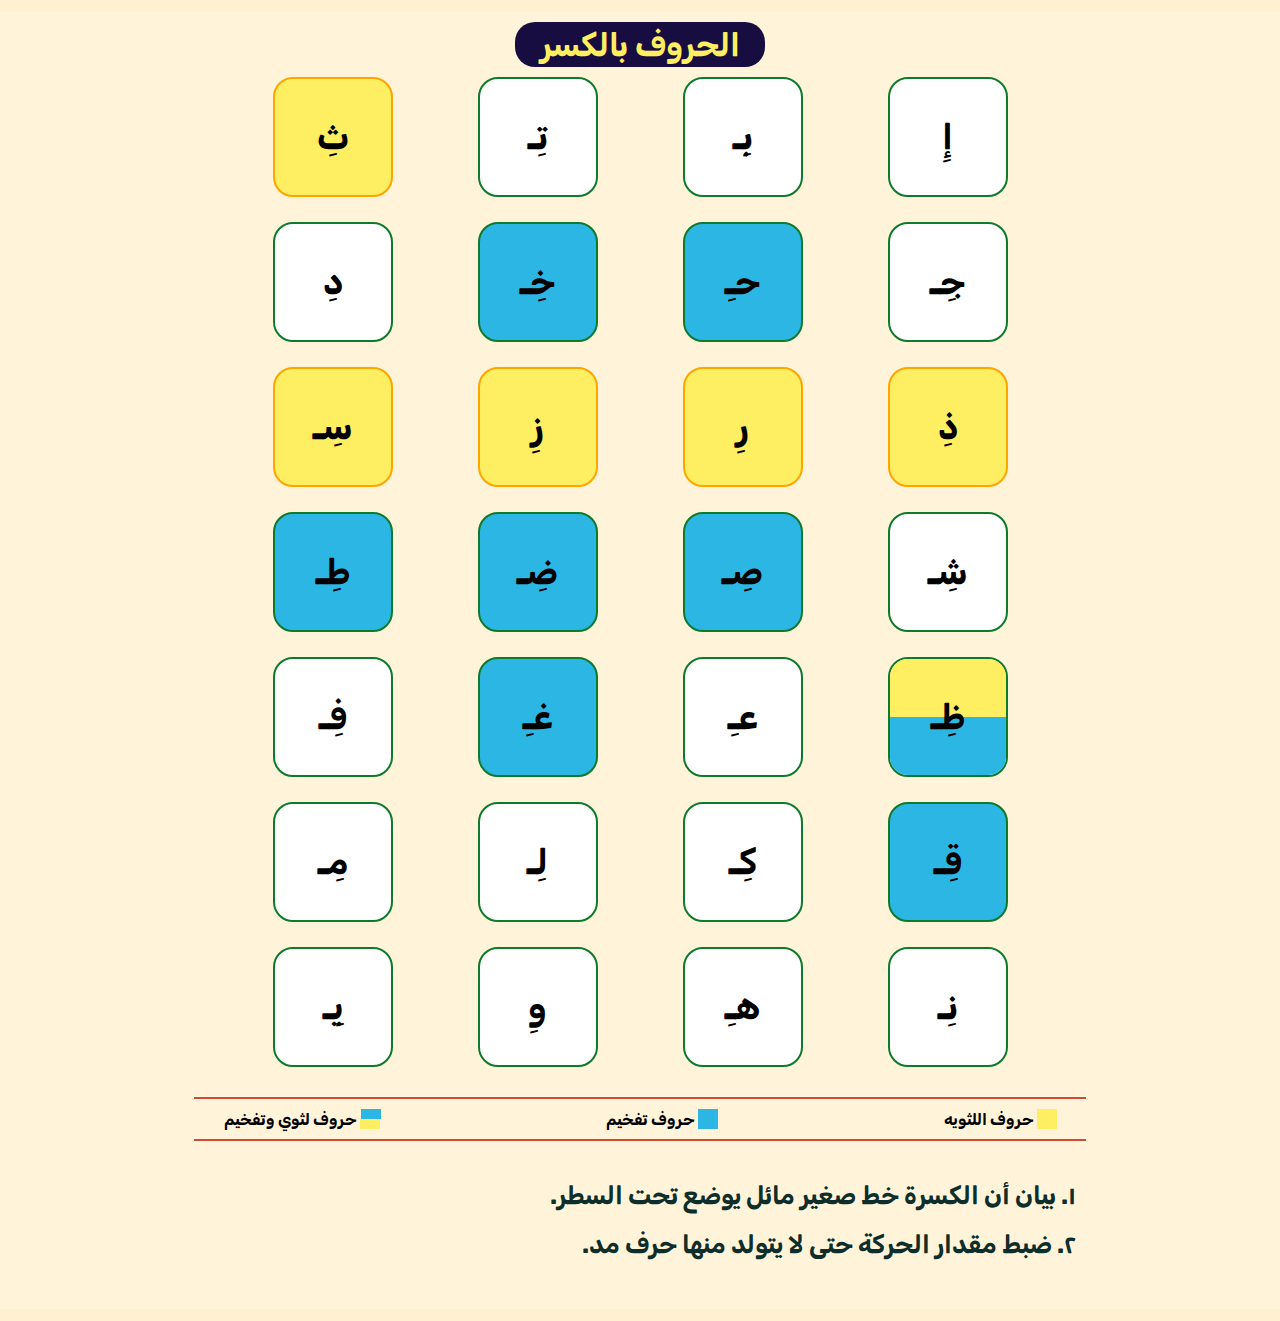
<file: page15.html>
<!DOCTYPE html>
<html lang="ar">
<head>
    <meta charset="UTF-8">
    <meta name="viewport" content="width=device-width, initial-scale=1.0">
    <link rel="stylesheet" href="style.css">
    <title>الحروف بالكسرة</title>
</head>
<body dir="rtl">
    <div class="letters-section">
        <div class="title"><h1>الحروف بالكسر</h1></div>
        <div class="letters">
            <button class="letter-button">إِ</button>
            <button class="letter-button">بِـ</button>
            <button class="letter-button">تِـ</button>
            <button class="letter-button lathawy">ثِ</button>

            <button class="letter-button">جِـ</button>
            <button class="letter-button tafkhim">حـِ</button>
            <button class="letter-button tafkhim">خِـ</button>
            <button class="letter-button">دِ</button>

            <button class="letter-button lathawy">ذِ</button>
            <button class="letter-button lathawy">رِ</button>
            <button class="letter-button lathawy">زِ</button>
            <button class="letter-button lathawy">سِـ</button>

            <button class="letter-button">شِـ</button>
            <button class="letter-button tafkhim">صِـ</button>
            <button class="letter-button tafkhim">ضِـ</button>
            <button class="letter-button tafkhim">طِـ</button>

            <button class="letter-button mix">ظِـ</button>
            <button class="letter-button">عـِ</button>
            <button class="letter-button tafkhim">غـِ</button>     
            <button class="letter-button">فِـ</button>

            <button class="letter-button tafkhim">قِـ</button>
            <button class="letter-button">كِـ</button>
            <button class="letter-button">لِـ</button>
            <button class="letter-button">مِـ</button>

            <button class="letter-button">نِـ</button>
            <button class="letter-button">هـِ</button>
            <button class="letter-button">وِ</button>
            <button class="letter-button">يِـ</button>

        </div>


        <hr class="first">

        <div class="guide">
            <div class="colorGuide yellow">
                <span class="color"></span>
                <p>حروف اللثويه</p>
            </div>
            <div class="colorGuide blue">
                <span class="color"></span>
                <p>حروف تفخيم</p>
            </div>
            <div class="colorGuide yellowBlue">
                <span class="color"></span>
                <p>حروف لثوي وتفخيم</p>
            </div>
        </div>

        <hr>

        <div class="notes">
            <ul>
                <ul type="1">
                    <li>١.   بيان أن الكسرة خط صغير مائل يوضع تحت السطر. </li>
                    <li>٢.   ضبط مقدار الحركة حتى لا يتولد منها حرف مد. </li>
                </ul>
            </ul>
        </div>
     </div>
    <!-- حروف الفتح -->
    </div>
</body>
</html>
</file>
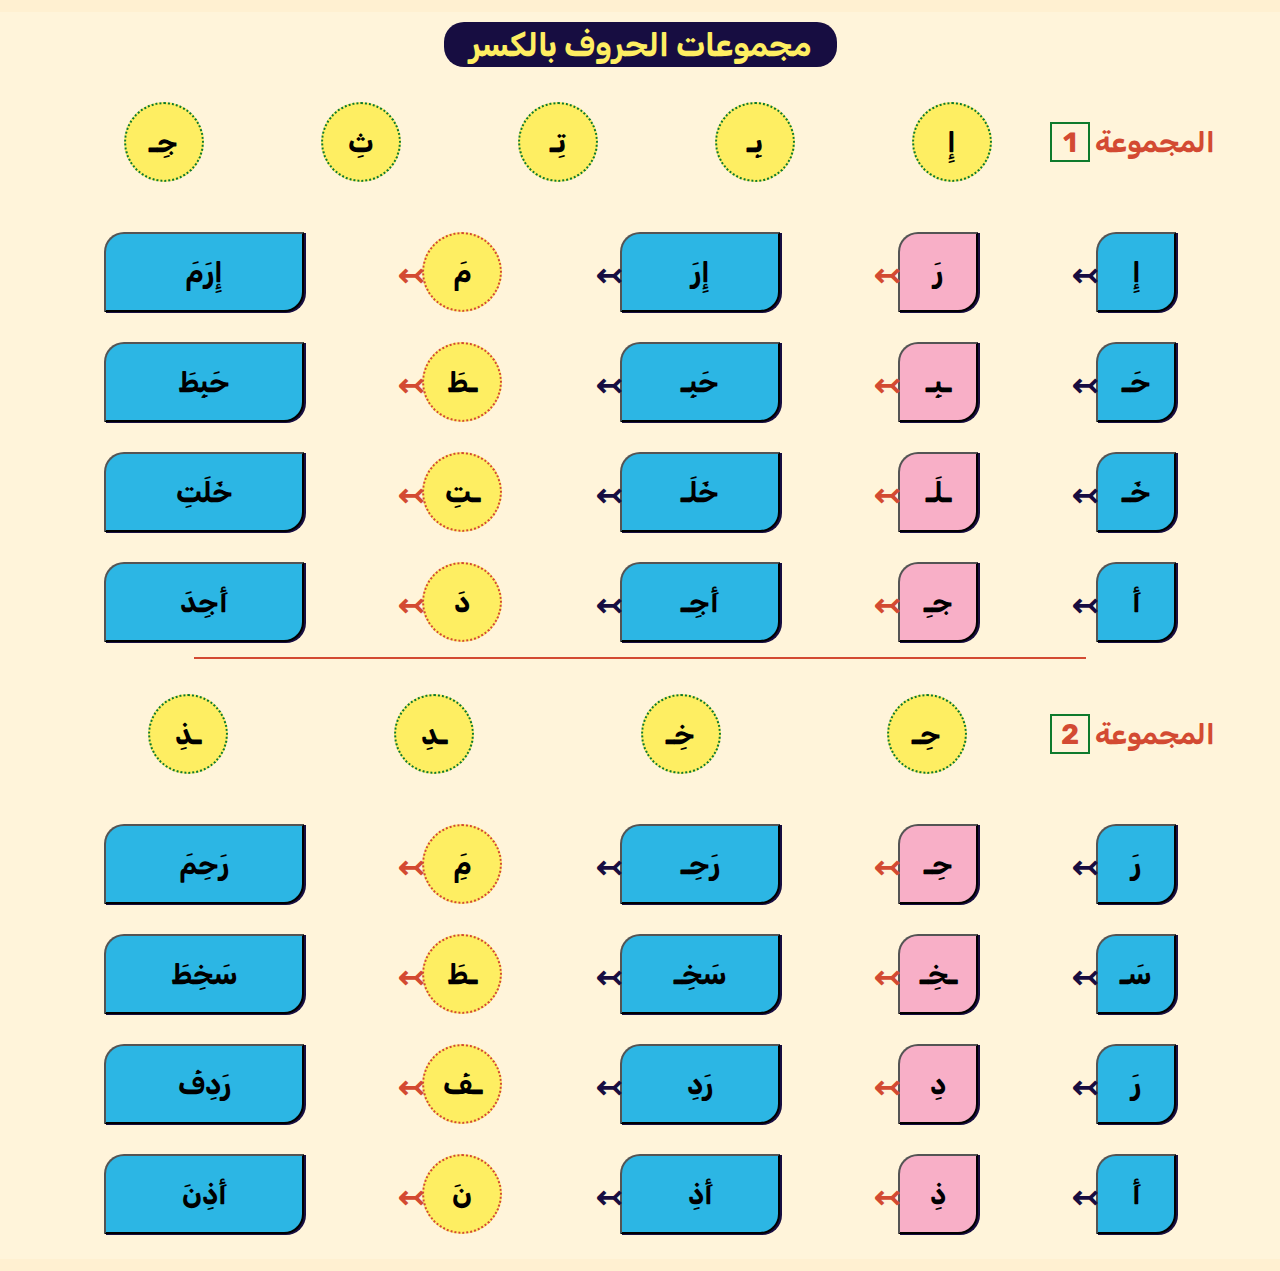
<file: page16.html>
<!DOCTYPE html>
<html lang="ar">

<head>
    <meta charset="UTF-8">
    <meta name="viewport" content="width=device-width, initial-scale=1.0">
    <link rel="stylesheet" href="https://unicons.iconscout.com/release/v4.0.8/css/line.css">
    <title>Arabic Letters with Kasra</title>
    <link rel="stylesheet" href="style.css">
</head>

<body dir="rtl">

    <div class="letters-section">

        <div class="title ghk">
            <h1>مجموعات الحروف بالكسر</h1>
        </div>

        <div class="group _1">

            <div class="group_title">
                <div>المجموعة</div>
                <div class="square">1</div>
            </div>
            <div class="group _letters">
                <div><button class="letter-button d">إِ</button></div>
                <div><button class="letter-button d">بِـ</button></div>
                <div><button class="letter-button d">تِـ</button></div>
                <div><button class="letter-button d">ثِ</button></div>
                <div><button class="letter-button d">جِـ</button></div>
            </div>
        </div>

        <div class="group examples">

            <div class="group ">

                <div class="word"><button class="letter-button l_1">إِ</button><!-- <i class="uil uil-arrow-left"></i> --></div>
                <div class="word"><button class="letter-button l_2">رَ</button><!-- <i class="uil uil-arrow-left"></i> --></div>
                <div class="word"><button class="letter-button l_3">إِرَ</button><!-- <i class="uil uil-arrow-left"></i> -->
                </div>
                <div class="l4">
                    <button class="letter-button d l_4">مَ</button>
                    <!-- <i class="uil uil-arrow-left"></i> -->
                </div>
                <div><button class="letter-button jomla">إِرَمَ</button></div>
            </div>

            <div class="group ">
                <div class="word"><button class="letter-button l_1">حَـ</button><!-- <i class="uil uil-arrow-left"></i> --></div>
                <div class="word"><button class="letter-button l_2">ـبِـ</button><!-- <i class="uil uil-arrow-left"></i> -->
                </div>
                <div class="word"><button class="letter-button l_3">حَبِـ</button><!-- <i class="uil uil-arrow-left"></i> -->
                </div>
                <div class="l4">
                    <button class="letter-button d l_4">ـطَ</button>
                    <!-- <i class="uil uil-arrow-left"></i> -->
                </div>
                <div><button class="letter-button jomla">حَبِطَ</button></div>
            </div>

            <div class="group ">
                <div class="word"><button class="letter-button l_1">خَـ</button><!-- <i class="uil uil-arrow-left"></i> --></div>
                <div class="word"><button class="letter-button l_2">ـلَـ</button><!-- <i class="uil uil-arrow-left"></i> -->
                </div>
                <div class="word"><button class="letter-button l_3">خَلَـ</button><!-- <i class="uil uil-arrow-left"></i> -->
                </div>
                <div class="l4">
                    <button class="letter-button d l_4">ـتِ</button>
                    <!-- <i class="uil uil-arrow-left"></i> -->
                </div>
                <div><button class="letter-button jomla">خَلَتِ</button></div>
            </div>

            <div class="group ">
                <div class="word"><button class="letter-button l_1">أَ</button><!-- <i class="uil uil-arrow-left"></i> --></div>
                <div class="word"><button class="letter-button l_2">جـِ</button><!-- <i class="uil uil-arrow-left"></i> --></div>
                <div class="word"><button class="letter-button l_3">أَجِـ</button><!-- <i class="uil uil-arrow-left"></i> -->
                </div>
                <div class="l4">
                    <button class="letter-button d l_4">دَ</button>
                    <!-- <i class="uil uil-arrow-left"></i> -->
                </div>
                <div><button class="letter-button jomla">أَجِدَ</button></div>
            </div>
        </div>

        <hr class="line">

        <div class="group _2">

            <div class="group_title">
                <div>المجموعة</div>
                <div class="square">2</div>
            </div>
            <div class="group _letters">
                <div><button class="letter-button d">حِـ</button></div>
                <div><button class="letter-button d">خِـ</button></div>
                <div><button class="letter-button d">ـدِ</button></div>
                <div><button class="letter-button d">ـذِ</button></div>
            </div>
        </div>

        <div class="group examples">
            <div class="group ">
                <div class="word"><button class="letter-button l_1">رَ</button><!-- <i class="uil uil-arrow-left"></i> --></div>
                <div class="word"><button class="letter-button l_2">حِـ</button><!-- <i class="uil uil-arrow-left"></i> --></div>
                <div class="word"><button class="letter-button l_3">رَحِـ</button><!-- <i class="uil uil-arrow-left"></i> -->
                </div>
                <div class="l4">
                    <button class="letter-button d l_4">مَِ</button>
                    <!-- <i class="uil uil-arrow-left"></i> -->
                </div>
                <div><button class="letter-button jomla">رَحِمَ</button></div>
            </div>

            <div class="group ">
                <div class="word"><button class="letter-button l_1">سَـ</button><!-- <i class="uil uil-arrow-left"></i> --></div>
                <div class="word"><button class="letter-button l_2">ـخِـ</button><!-- <i class="uil uil-arrow-left"></i> -->
                </div>
                <div class="word"><button class="letter-button l_3">سَخِـ</button><!-- <i class="uil uil-arrow-left"></i> -->
                </div>
                <div class="l4">
                    <button class="letter-button d l_4">ـطَ</button>
                    <!-- <i class="uil uil-arrow-left"></i> -->
                </div>
                <div><button class="letter-button jomla">سَخِطَ</button></div>
            </div>

            <div class="group ">
                <div class="word"><button class="letter-button l_1">رَ</button><!-- <i class="uil uil-arrow-left"></i> --></div>
                <div class="word"><button class="letter-button l_2">دِ</button><!-- <i class="uil uil-arrow-left"></i> --></div>
                <div class="word"><button class="letter-button l_3">رَدِ</button><!-- <i class="uil uil-arrow-left"></i> -->
                </div>
                <div class="l4">
                    <button class="letter-button d l_4">ـفَ</button>
                    <!-- <i class="uil uil-arrow-left"></i> -->
                </div>
                <div><button class="letter-button jomla">رَدِفَ</button></div>
            </div>


            <div class="group ">
                <div class="word"><button class="letter-button l_1">أَ</button><!-- <i class="uil uil-arrow-left"></i> --></div>
                <div class="word"><button class="letter-button l_2">ذِ</button><!-- <i class="uil uil-arrow-left"></i> --></div>
                <div class="word"><button class="letter-button l_3">أَذِ</button><!-- <i class="uil uil-arrow-left"></i> -->
                </div>
                <div class="l4">
                    <button class="letter-button d l_4">نَ</button>
                    <!-- <i class="uil uil-arrow-left"></i> -->
                </div>
                <div><button class="letter-button jomla">أَذِنَ</button></div>
            </div>

        </div>


    </div>
</body>

</html>
</file>
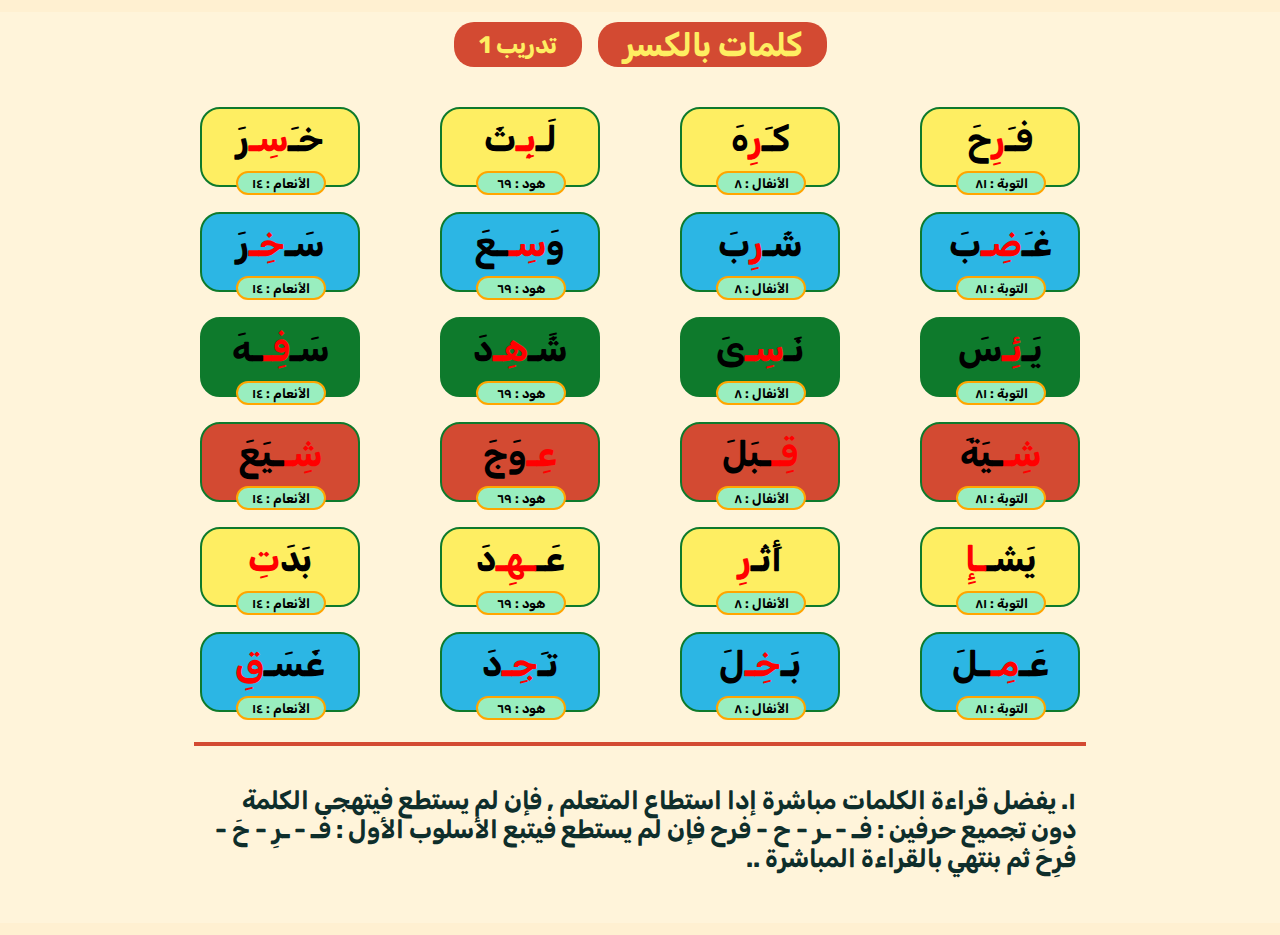
<file: page17.html>
<!DOCTYPE html>
<html lang="ar">

<head>
    <meta charset="UTF-8">
    <meta name="viewport" content="width=device-width, initial-scale=1.0">
    <link rel="stylesheet" href="style.css">
    <title>الحروف بالكسرة</title>
</head>

<body dir="rtl">
    <div class="letters-section tadrib1">

        <div class="titles">
            <div class="title">
                <h1>كلمات بالكسر </h1o>
            </div>
            <div class="title">
                <h2>تدريب 1</h2>
            </div>
        </div>

        <div class="letters tadrib1"> 
            
            <div class="row _1">
                <div class="exmple_">
                    <button class="letter-button l1 _1">فـَ<span>رِ</span> حَ</button>
                    <!-- <div class="src">البقرة : 255</div> -->
                </div>
                <div class="exmple_">
                    <button class="letter-button l1 _2">كـَ<span>رِ</span>هَ</button>
                    <!-- <div class="src">البقرة : 255</div> -->
                </div>
                <div class="exmple_">
                    <button class="letter-button l1 _3">لَـ<span>بِـ</span>ثَ</button>
                    <!-- <div class="src">البقرة : 255</div> -->
                </div>
                <div class="exmple_">
                    <button class="letter-button l1 _4">خـَ<span>سِـ</span>رَ</button>
                    <!-- <div class="src">البقرة : 255</div> -->
                </div>
            </div>


            <div class="row _2">
                <div class="exmple_">
                    <button class="letter-button l2 _1">غـَ<span>ضِـ</span>بَ</button>
                    <!-- <div class="src">البقرة : 255</div> -->
                </div>
                <div class="exmple_">
                    <button class="letter-button l2 _2">شَـ<span>رِ</span>بَ</button>
                    <!-- <div class="src">البقرة : 255</div> -->
                </div>
                <div class="exmple_">
                    <button class="letter-button l2 _3">وَ<span>سِـ</span>ـعَ</button>
                    <!-- <div class="src">البقرة : 255</div> -->
                </div>
                <div class="exmple_">
                    <button class="letter-button l2 _4">سَـ<span>خِـ</span>رَ</button>
                    <!-- <div class="src">البقرة : 255</div> -->
                </div>
            </div>

            <div class="row _3">
                <div class="exmple_">
                    <button class="letter-button l3 _1">يَـ<span>ئِـ</span>سَ</button>
                    <!-- <div class="src">البقرة : 255</div> -->
                </div>

                <div class="exmple_">
                    <button class="letter-button l3 _2">نَـ<span>سِـ</span>ىَ</button>
                    <!-- <div class="src">البقرة : 255</div> -->
                </div>

                <div class="exmple_">
                    <button class="letter-button l3 _3">شًـ<span>هِـ</span>دَ</button>
                    <!-- <div class="src">البقرة : 255</div> -->
                </div>

                <div class="exmple_">
                    <button class="letter-button l3 _4">سَـ<span>فِـ</span>ـهَ</button>
                    <!-- <div class="src">البقرة : 255</div> -->
                </div>
            </div>


            <div class="row _4">
                <div class="exmple_">
                    <button class="letter-button l4 _1"><span>شِـ</span>ـيَةَ</button>
                    <!-- <div class="src">البقرة : 255</div> -->
                </div>
                <div class="exmple_">
                    <button class="letter-button l4 _2"><span>قِـ</span>ـبَلَ</button>
                    <!-- <div class="src">البقرة : 255</div> -->
                </div>
                <div class="exmple_">
                    <button class="letter-button l4 _3"><span>عِـ</span>وَجَ</button>
                    <!-- <div class="src">البقرة : 255</div> -->
                </div>
                <div class="exmple_">
                    <button class="letter-button l4 _4"><span>شِـ</span>ـيَعَ</button>
                    <!-- <div class="src">البقرة : 255</div> -->
                </div>
            </div>

            <div class="row _5">
                <div class="exmple_">
                    <button class="letter-button l5 _1">يَشـ<span>ـإِ</span></button>
                    <!-- <div class="src">البقرة : 255</div> -->
                </div>
                <div class="exmple_">
                    <button class="letter-button l5 _2">أَثَـ<span>رِ</span></button>
                    <!-- <div class="src">البقرة : 255</div> -->
                </div>
                <div class="exmple_">
                    <button class="letter-button l5 _3">عَـ<span>ـهِـ</span>دَ</button>
                    <!-- <div class="src">البقرة : 255</div> -->
                </div>
                <div class="exmple_">
                    <button class="letter-button l5 _4">بَدَ<span>تِ</span></button>
                    <!-- <div class="src">البقرة : 255</div> -->
                </div>
            </div>

            <div class="row _6">
                <div class="exmple_">
                    <button class="letter-button l6 _1">عَـ<span>مِـ</span>ـلَ</button>
                    <!-- <div class="src">البقرة : 255</div> -->
                </div>
                <div class="exmple_">
                    <button class="letter-button l6 _2">بَـ<span>خِـ</span>لَ</button>
                    <!-- <div class="src">البقرة : 255</div> -->
                </div>
                <div class="exmple_">
                    <button class="letter-button l6 _3">تـَ<span>جِـ</span>دَ</button>
                    <!-- <div class="src">البقرة : 255</div> -->
                </div>
                <div class="exmple_">
                    <button class="letter-button l6 _4">غَسَـ<span>قِ</span></button>
                    <!-- <div class="src">البقرة : 255</div> -->
                </div>
            </div>


        </div>


        <hr class="first">

        <hr>

        <div class="notes">
            <ul>
                <ul type="1">
                    <li>١. يفضل قراءة الكلمات مباشرة إدا استطاع المتعلم , فإن لم يستطع فيتهجى الكلمة دون تجميع حرفين : فـ - ـر - ح - فرح فإن لم يستطع فيتبع الأسلوب الأول : فـ - ـرِ - حَ - فَرِحَ ثم بنتهي بالقراءة المباشرة .. </li>
                </ul>
            </ul>
        </div>
    </div>
    <!-- حروف الفتح -->
    </div>
</body>

</html>
</file>
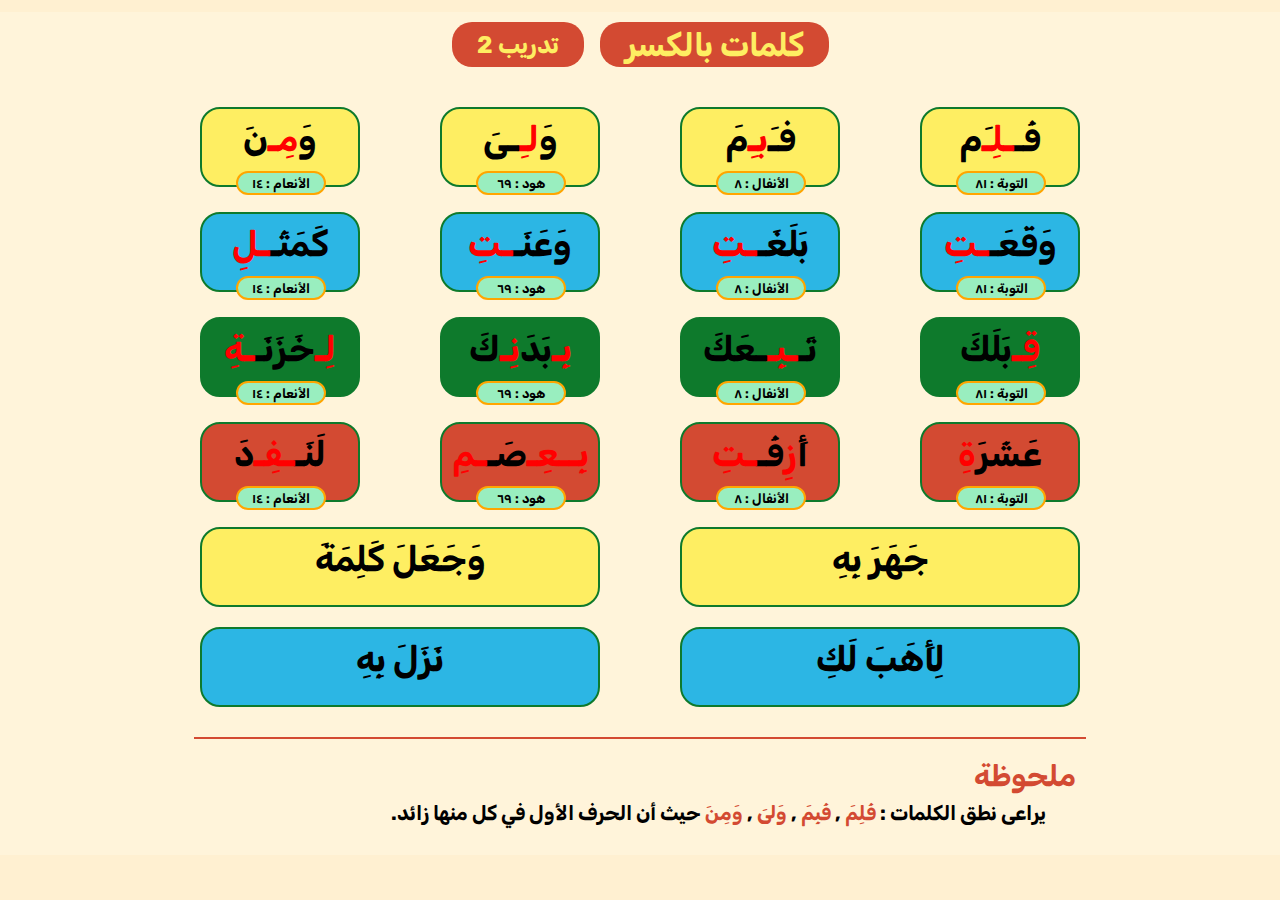
<file: page18.html>
<!DOCTYPE html>
<html lang="ar">

<head>
    <meta charset="UTF-8">
    <meta name="viewport" content="width=device-width, initial-scale=1.0">
    <link rel="stylesheet" href="style.css">
    <title>الحروف بالكسرة</title>
</head>

<body dir="rtl">
    <div class="letters-section tadrib1">
        <div class="titles">
            <div class="title">
                <h1>كلمات بالكسر </h1o>
            </div>
            <div class="title">
                <h2>تدريب 2</h2>
            </div>
        </div>

        <div class="letters tadrib2">

            <div class="row _1">
                <div class="exmple_">
                    <button class="letter-button l1 _1">فَـ<span>ـلِـ</span>َم</button>
                    <!-- <div class="src">البقرة : 255</div> -->
                </div>
                <div class="exmple_">
                    <button class="letter-button l1 _2">فـَ<span>بـِ</span>مَ</button>
                    <!-- <div class="src">البقرة : 255</div> -->
                </div>
                <div class="exmple_">
                    <button class="letter-button l1 _3">وَ<span>لـِ</span>ـىَ</button>
                    <!-- <div class="src">البقرة : 255</div> -->
                </div>
                <div class="exmple_">
                    <button class="letter-button l1 _4">وَ<span>مِـ</span>نَ</button>
                    <!-- <div class="src">البقرة : 255</div> -->
                </div>
            </div>

            <div class="row _2">
                <div class="exmple_">
                    <button class="letter-button l2 _1">وَقَعَـ<span>ـتِ</span></button>
                    <!-- <div class="src">البقرة : 255</div> -->
                </div>
                <div class="exmple_">
                    <button class="letter-button l2 _2">بَلَغَـ<span>ـتِ</span></button>
                    <!-- <div class="src">البقرة : 255</div> -->
                </div>
                <div class="exmple_">
                    <button class="letter-button l2 _3">وَعَنَـ<span>ـتِ</span></button>
                    <!-- <div class="src">البقرة : 255</div> -->
                </div>
                <div class="exmple_">
                    <button class="letter-button l2 _4">كَمَثَـ<span>ـلِ</span></button>
                    <!-- <div class="src">البقرة : 255</div> -->
                </div>
            </div>

            <div class="row _3">
                <div class="exmple_">
                    <button class="letter-button l3 _1"><span>قِـ</span>بَلَكَ</button>
                    <!-- <div class="src">البقرة : 255</div> -->
                </div>
                <div class="exmple_">
                    <button class="letter-button l3 _2">تَـ<span>ـبِـ</span>ـعَكَ</button>
                    <!-- <div class="src">البقرة : 255</div> -->
                </div>
                <div class="exmple_">
                    <button class="letter-button l3 _3"><span>بِـ</span>بَدَ<span>نِـ</span>كَ</button>
                    <!-- <div class="src">البقرة : 255</div> -->
                </div>
                <div class="exmple_">
                    <button class="letter-button l3 _4"><span>لِـ</span>خَزَنَـ<span>ـةِ</span></button>
                    <!-- <div class="src">البقرة : 255</div> -->
                </div>
            </div>


            <div class="row _4">
                <div class="exmple_">
                    <button class="letter-button l4 _1">عَشَرَ<span>ةِ</span></button>
                    <!-- <div class="src">البقرة : 255</div> -->
                </div>
                <div class="exmple_">
                    <button class="letter-button l4 _2">أَ<span>زِ</span>فَـ<span>ـتِ</span></button>
                    <!-- <div class="src">البقرة : 255</div> -->
                </div>
                <div class="exmple_">
                    <button class="letter-button l4 _3"><span>بِـ</span><span>ـعِـ</span>صَـ<span>ـمِ</span></button>
                    <!-- <div class="src">البقرة : 255</div> -->
                </div>
                <div class="exmple_">
                    <button class="letter-button l4 _4">لَنَـ<span>ـفِـ</span>دَ</button>
                    <!-- <div class="src">البقرة : 255</div> -->
                </div>
            </div>

            <div class="row _5">
                <div class="exmple_">
                    <button class="letter-button l5 _1">جَهَرَ بِهِ</button>

                </div>
                <div class="exmple_">
                    <button class="letter-button l5 _2">وَجَعَلَ كَلِمَةَ</button>
                  
                </div>

                <div class="exmple_">
                    <button class="letter-button l6 _1">لِأَهَبَ لَكِ</button>
                   
                </div>
                <div class="exmple_">
                    <button class="letter-button l6 _2">نَزَلَ بِهِ</button>
                   
                </div>

                
            </div>

       <!--      <div class="row _6">
                <div class="exmple_">
                    <button class="letter-button l6 _1">لِأَهَبَ لَكِ</button>
                   
                </div>
                <div class="exmple_">
                    <button class="letter-button l6 _2">نَزَلَ بِهِ</button>
                   
                </div>
            </div> -->

        </div>


        <hr class="first">

        <div class="notes">
            <h3>ملحوظة</h3>
           <p>يراعى نطق الكلمات : <span>فَلِمَ</span> , <span>فَبِمَ</span> , <span>وَلىَ</span> , <span>وَمِنَ</span> حيث أن الحرف الأول في كل منها زائد.</p>
        </div>
    </div>
    <!-- حروف الفتح -->
    </div>
</body>

</html>
</file>
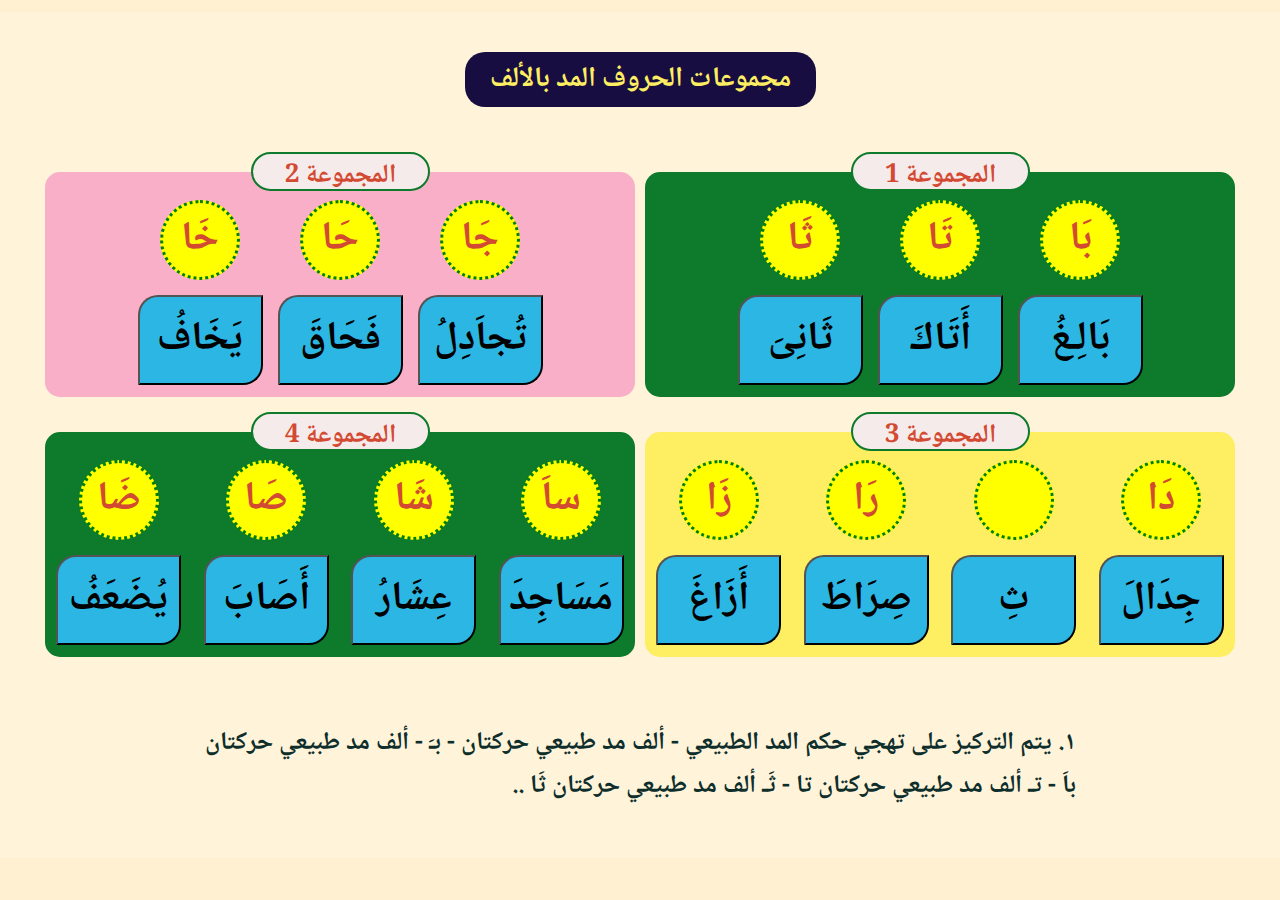
<file: page_24.html>
<!DOCTYPE html>
<html lang="ar">
<head>
    <meta charset="UTF-8">
    <meta name="viewport" content="width=device-width, initial-scale=1.0">
    <link rel="stylesheet" href="styles.css">
    <title>مجموعات حروف المد بالألف</title>
</head>
<body dir="rtl">
    <div class="letters-section">
        <div class="title"><h1>مجموعات الحروف المد بالألف </h1></div>
        <div class="groups">
            <div class="group _1">
                <div class="col">
                    <button class="letter-button top">بَا</button>
                    <button class="letter-button bottom">بَالِـغُ</button>
                </div>
                <div class="col">
                    <button class="letter-button top">تَا</button>
                    <button class="letter-button bottom">أَتَاكَ</button>
                </div>
                <div class="col">
                    <button class="letter-button top">ثَا</button>
                    <button class="letter-button bottom">ثَانِىَ</button>
                </div>
            </div>

            <div class="group _2">
                <div class="col">
                    <button class="letter-button top">جَا</button>
                    <button class="letter-button bottom">تُجاَدِلُ</button>
                </div>
                <div class="col">
                    <button class="letter-button top">حَا</button>
                    <button class="letter-button bottom">فَحَاقَ</button>
                </div>
                <div class="col">
                    <button class="letter-button top">خَا</button>
                    <button class="letter-button bottom">يَخَافُ</button>
                </div>
            </div>

            <div class="group _3">
                <div class="col">
                    <button class="letter-button top">دَا</button>
                    <button class="letter-button bottom">جِدَالَ</button>
                </div>
                <div class="col">
                    <button class="letter-button top"></button>
                    <button class="letter-button bottom">ثِ</button>
                </div>
                <div class="col">
                    <button class="letter-button top">رَا</button>
                    <button class="letter-button bottom">صِرَاطَ</button>
                </div>
                <div class="col">
                    <button class="letter-button top">زَا</button>
                    <button class="letter-button bottom">أَزَاغَ</button>
                </div>
            </div>

            <div class="group _4">
                <div class="col">
                    <button class="letter-button top">ساَ</button>
                    <button class="letter-button bottom">مَسَاجِدَ</button>
                </div>
                <div class="col">
                    <button class="letter-button top">شَا</button>
                    <button class="letter-button bottom">عِشَارُ</button>
                </div>
                <div class="col">
                    <button class="letter-button top">صَا</button>
                    <button class="letter-button bottom">أَصَابَ</button>
                </div>
                <div class="col">
                    <button class="letter-button top">ضَا</button>
                    <button class="letter-button bottom">يُضَعَفُ</button>
                </div>
            </div>
        </div>
        
        <div class="notes">
            <ul>
                <ul type="1">
                    <li>١.   يتم التركيز على تهجي حكم المد الطبيعي - ألف مد طبيعي حركتان - بـَ - ألف مد طبيعي حركتان باَ - تـ ألف مد طبيعي حركتان تا - ثَـ ألف مد طبيعي حركتان ثَا .. </li>
                </ul>
            </ul>
        </div>

     </div>
    <!-- حروف الفتح -->
    </div>
</body>
</html>
</file>
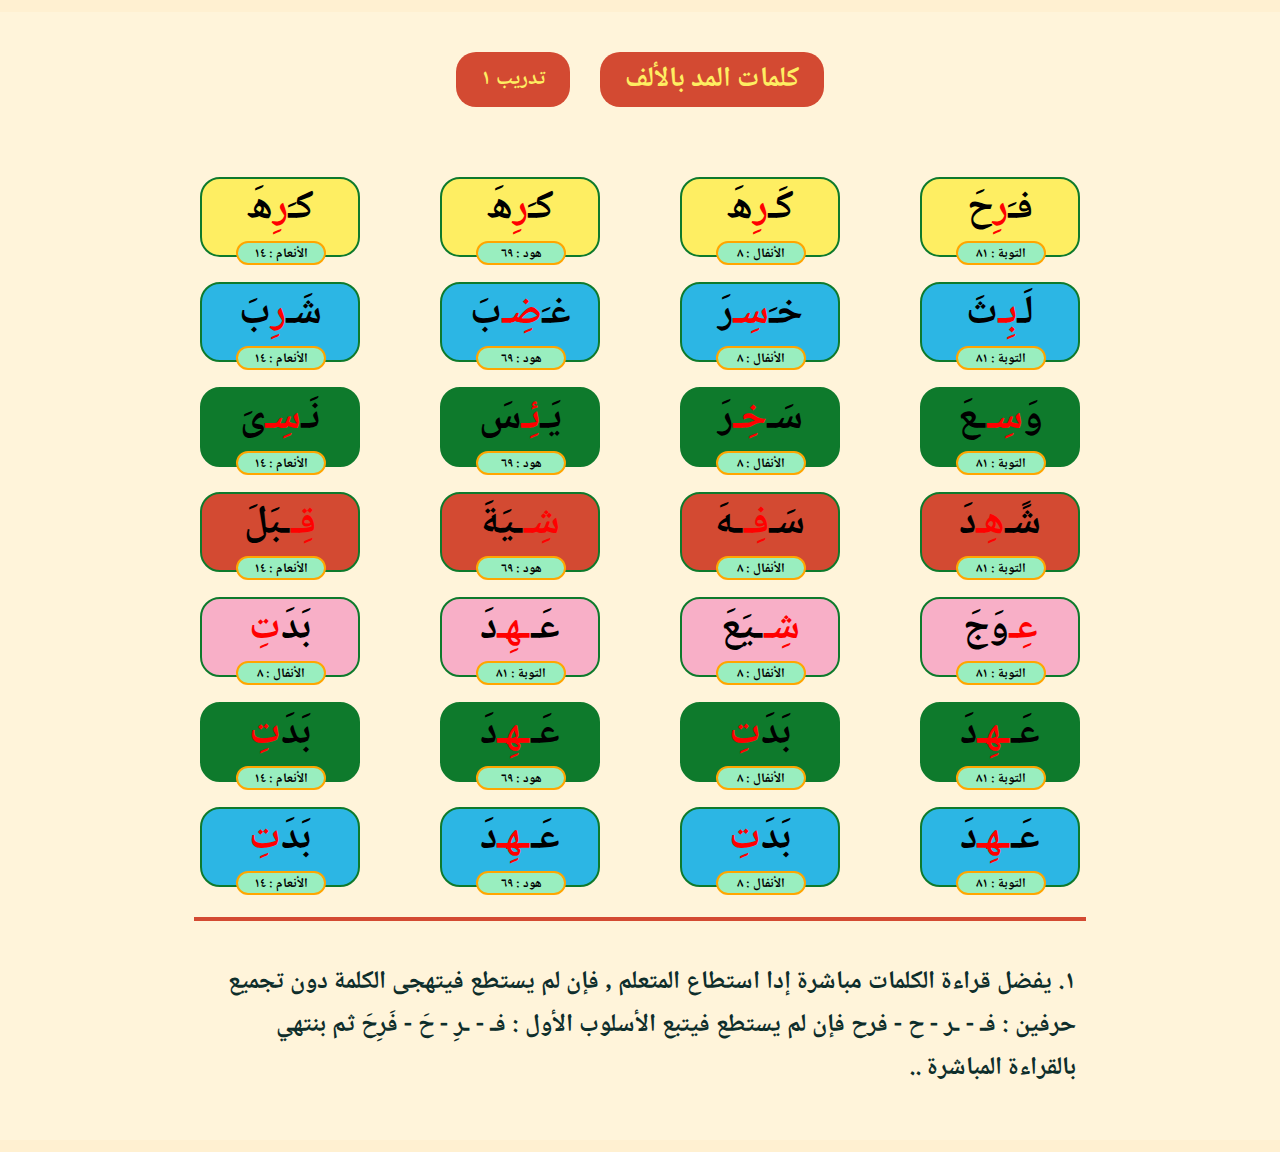
<file: page_25.html>
<!DOCTYPE html>
<html lang="ar">

<head>
    <meta charset="UTF-8">
    <meta name="viewport" content="width=device-width, initial-scale=1.0">
    <link rel="stylesheet" href="styles.css">
    <title>الحروف بالكسرة</title>
</head>

<body dir="rtl">
    <div class="letters-section tadrib1">
        <div class="titles">
            <div class="title">
                <h1> كلمات المد بالألف </h1o>
            </div>
            <div class="title">
                <h2>تدريب ١</h2>
            </div>
        </div>

        <div class="letters tadrib1">      

            <div class="exmple_ t_1">
                <button class="letter-button l1 _1">فـَ<span>رِ</span> حَ</button>
                <button class="letter-button l1 _2">كَـ<span>رِ</span>هَ</button>
                <button class="letter-button l1 _3">كـَ<span>رِ</span>هَ</button>
                <button class="letter-button l1 _4">كـَ<span>رِ</span>هَ</button>
            </div>
          
            <div class="exmple_ t_1">
                <button class="letter-button l2 _1">لَـ<span>بِـ</span>ثَ</button>
                <button class="letter-button l2 _2">خـَ<span>سِـ</span>رَ</button>
                <button class="letter-button l2 _3">غـَ<span>ضِـ</span>بَ</button>
                <button class="letter-button l2 _4">شَـ<span>رِ</span>بَ</button>
            </div>

            <div class="exmple_ t_1">
                <button class="letter-button l3 _1">وَ<span>سِـ</span>ـعَ</button>
                <button class="letter-button l3 _2">سَـ<span>خِـ</span>رَ</button>
                <button class="letter-button l3 _3">يَـ<span>ئِـ</span>سَ</button>
                <button class="letter-button l3 _4">نَـ<span>سِـ</span>ىَ</button>
            </div>

            <div class="exmple_ t_1">
                <button class="letter-button l4 _1">شًـ<span>هِـ</span>دَ</button>
                <button class="letter-button l4 _2">سَـ<span>فِـ</span>ـهَ</button>
                <button class="letter-button l4 _3"><span>شِـ</span>ـيَةَ</button>
                <button class="letter-button l4 _4"><span>قِـ</span>ـبَلَ</button>
            </div>

            <div class="exmple_ t_1">
                <button class="letter-button l5 _1"><span>عِـ</span>وَجَ</button>
                <button class="letter-button l5 _2"><span>شِـ</span>ـيَعَ</button>
                <button class="letter-button l5 _1">عَـ<span>ـهِـ</span>دَ</button>
                <button class="letter-button l5 _2">بَدَ<span>تِ</span></button>
            </div>


            <div class="exmple_ t_1">
                <button class="letter-button l6 _1">عَـ<span>ـهِـ</span>دَ</button>
                <button class="letter-button l6 _2">بَدَ<span>تِ</span></button>
                <button class="letter-button l6 _3">عَـ<span>ـهِـ</span>دَ</button>
                <button class="letter-button l6 _4">بَدَ<span>تِ</span></button>
            </div>


            <div class="exmple_ t_1">
                <button class="letter-button l7 _1">عَـ<span>ـهِـ</span>دَ</button>
                <button class="letter-button l7 _2">بَدَ<span>تِ</span></button>
                <button class="letter-button l7 _3">عَـ<span>ـهِـ</span>دَ</button>
                <button class="letter-button l7 _4">بَدَ<span>تِ</span></button>
            </div>
        </div>


        <hr class="first">

        <hr>

        <div class="notes">
            <ul>
                <ul type="1">
                    <li>١. يفضل قراءة الكلمات مباشرة إدا استطاع المتعلم , فإن لم يستطع فيتهجى الكلمة دون تجميع حرفين : فـ - ـر - ح - فرح فإن لم يستطع فيتبع الأسلوب الأول : فـ - ـرِ - حَ - فَرِحَ ثم بنتهي بالقراءة المباشرة .. </li>
                </ul>
            </ul>
        </div>
    </div>
    <!-- حروف الفتح -->
    </div>
</body>

</html>
</file>
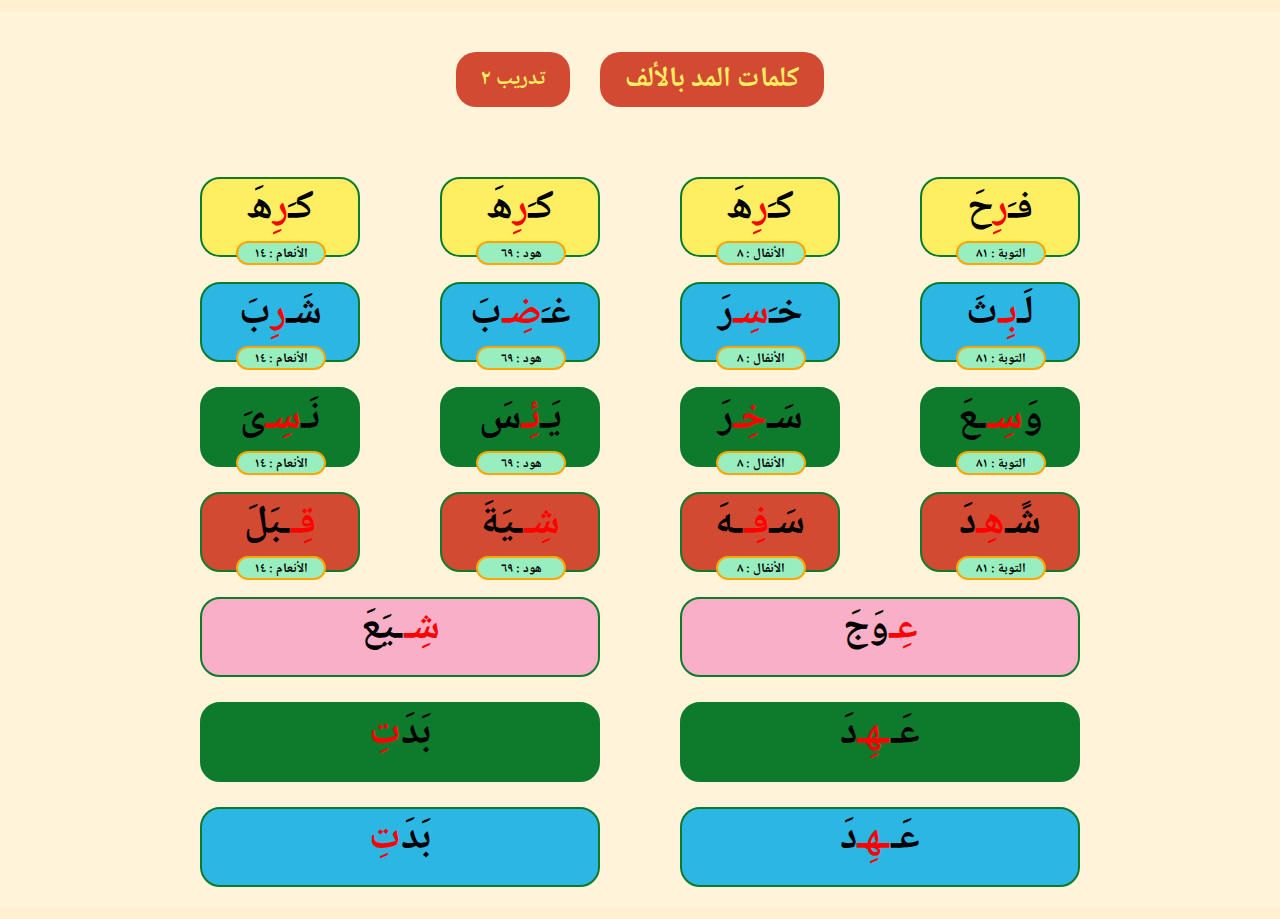
<file: page_26.html>
<!DOCTYPE html>
<html lang="ar">

<head>
    <meta charset="UTF-8">
    <meta name="viewport" content="width=device-width, initial-scale=1.0">
    <link rel="stylesheet" href="styles.css">
    <title>الحروف بالكسرة</title>
</head>

<body dir="rtl">
    <div class="letters-section tadrib1">
        <div class="titles">
            <div class="title">
                <h1> كلمات المد بالألف </h1o>
            </div>
            <div class="title">
                <h2>تدريب ٢</h2>
            </div>
        </div>

        <div class="letters tadrib2">   

            <div class="exmple_ t_2 r-1">
                <button class="letter-button l1 _1">فـَ<span>رِ</span> حَ</button>
                <button class="letter-button l1 _2">كـَ<span>رِ</span>هَ</button>
                <button class="letter-button l1 _3">كـَ<span>رِ</span>هَ</button>
                <button class="letter-button l1 _4">كـَ<span>رِ</span>هَ</button>
            </div>
          
            <div class="exmple_ t_2 r-2">
                <button class="letter-button l2 _1">لَـ<span>بِـ</span>ثَ</button>
                <button class="letter-button l2 _2">خـَ<span>سِـ</span>رَ</button>
                <button class="letter-button l2 _3">غـَ<span>ضِـ</span>بَ</button>
                <button class="letter-button l2 _4">شَـ<span>رِ</span>بَ</button>
            </div>

            <div class="exmple_ t_2 r-3">
                <button class="letter-button l3 _1">وَ<span>سِـ</span>ـعَ</button>
                <button class="letter-button l3 _2">سَـ<span>خِـ</span>رَ</button>
                <button class="letter-button l3 _3">يَـ<span>ئِـ</span>سَ</button>
                <button class="letter-button l3 _4">نَـ<span>سِـ</span>ىَ</button>
            </div>

            <div class="exmple_ t_2 r-4">
                <button class="letter-button l4 _1">شًـ<span>هِـ</span>دَ</button>
                <button class="letter-button l4 _2">سَـ<span>فِـ</span>ـهَ</button>
                <button class="letter-button l4 _3"><span>شِـ</span>ـيَةَ</button>
                <button class="letter-button l4 _4"><span>قِـ</span>ـبَلَ</button>
            </div>

            <div class="exmple_ t_2 r-5">
                <button class="letter-button l5 _5"><span>عِـ</span>وَجَ</button>
                <button class="letter-button l5 _5"><span>شِـ</span>ـيَعَ</button>
            </div>


            <div class="exmple_ t_2 r-6">
                <button class="letter-button l6 _6">عَـ<span>ـهِـ</span>دَ</button>
                <button class="letter-button l6 _6">بَدَ<span>تِ</span></button>
            </div>


            <div class="exmple_ t_2 r-7">
                <button class="letter-button l7 _7">عَـ<span>ـهِـ</span>دَ</button>
                <button class="letter-button l7 _7">بَدَ<span>تِ</span></button>
            </div>

        </div>

    </div>
    <!-- حروف الفتح -->
    </div>
</body>

</html>
</file>
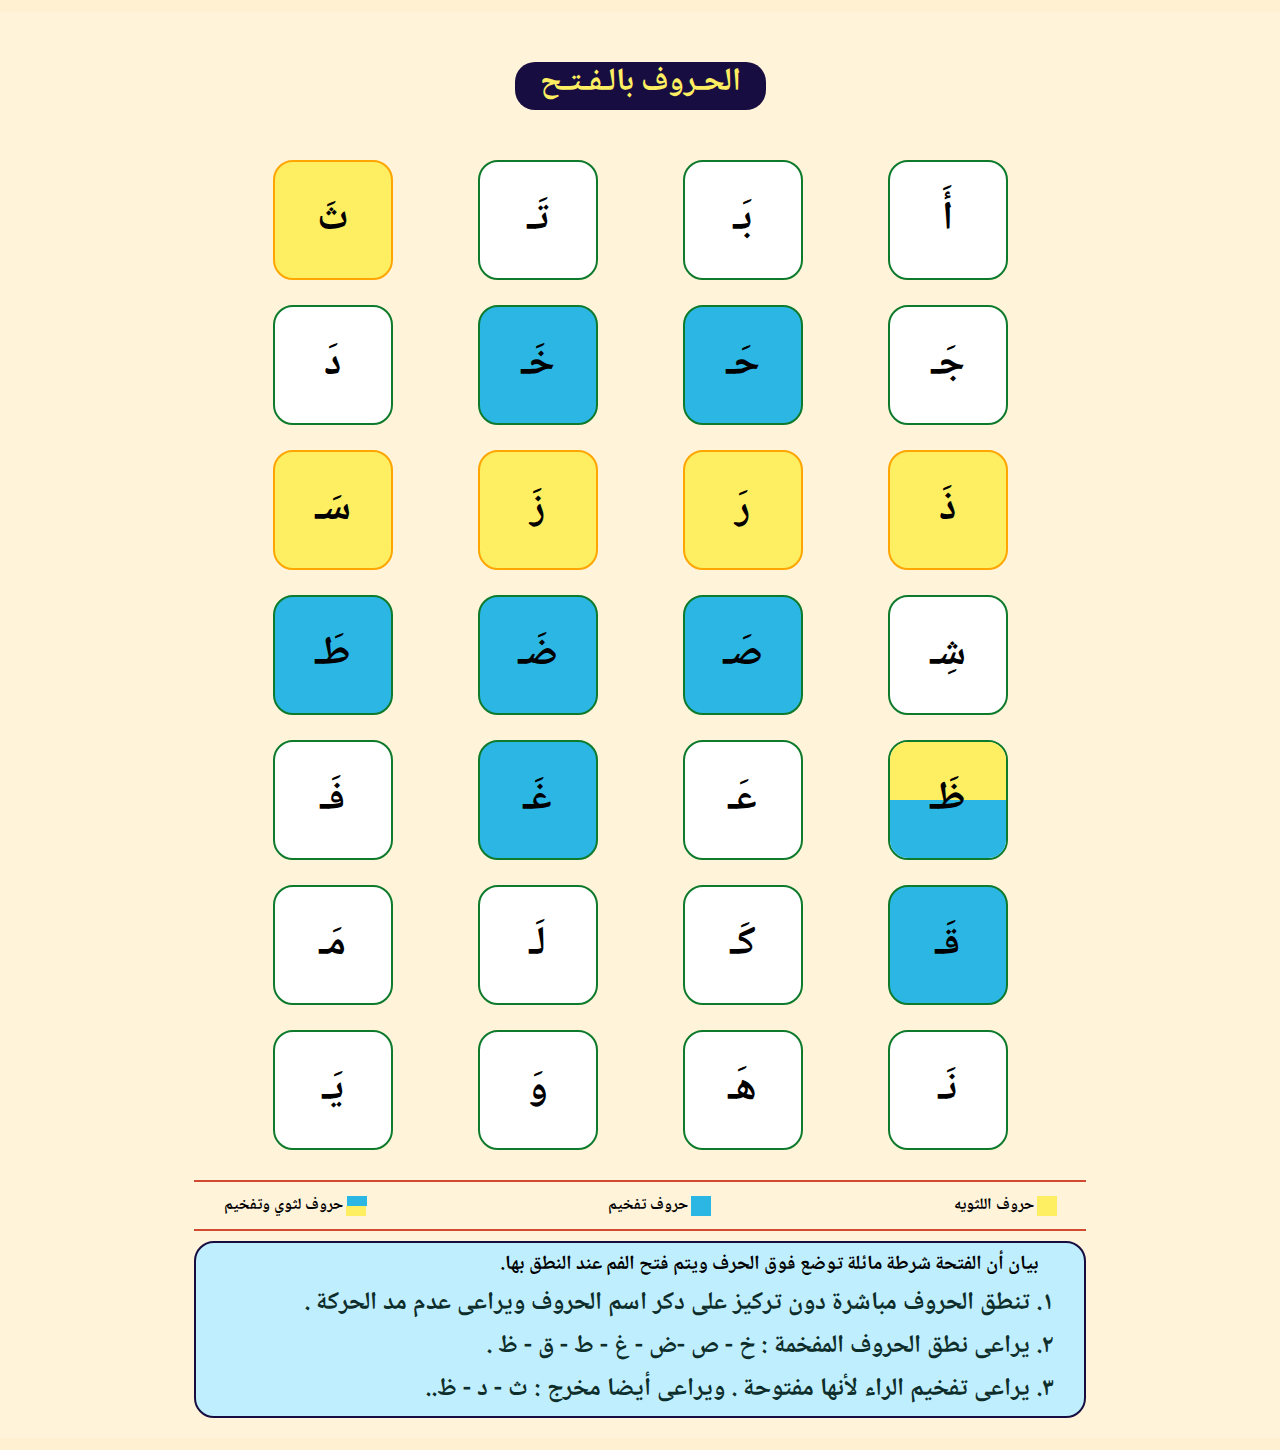
<file: page08_14/page_08.html>
<!DOCTYPE html>
<html lang="ar">
<head>
    <meta charset="UTF-8">
    <meta name="viewport" content="width=device-width, initial-scale=1.0">
    <link rel="stylesheet" href="styles.css">
    <title>الحروف بالفتح</title>
</head>
<body dir="rtl">
    <div class="letters-section">
        <div class="title"><h1>الحـروف بالـفـتـح</h1></div>
        <div class="letters">
            
            <button class="letter-button">أَ</button>
            <button class="letter-button">بَـ</button>
            <button class="letter-button">تَـ</button>
            <button class="letter-button lathawy">ثَ</button>

            <button class="letter-button">جَـ</button>
            <button class="letter-button tafkhim">حَـ</button>
            <button class="letter-button tafkhim">خَـ</button>
            <button class="letter-button">دَ</button>

            <button class="letter-button lathawy">ذَ</button>
            <button class="letter-button lathawy">رَ</button>
            <button class="letter-button lathawy">زَ</button>
            <button class="letter-button lathawy">سَـ</button>

            <button class="letter-button">شِـ</button>
            <button class="letter-button tafkhim">صَـ</button>
            <button class="letter-button tafkhim">ضَـ</button>
            <button class="letter-button tafkhim">طَـ</button>

            <button class="letter-button mix">ظَـ</button>
            <button class="letter-button">عَـ</button>
            <button class="letter-button tafkhim">غَـ</button>     
            <button class="letter-button">فَـ</button>

            <button class="letter-button tafkhim">قَـ</button>
            <button class="letter-button">كَـ</button>
            <button class="letter-button">لَـ</button>
            <button class="letter-button">مَـ</button>

            <button class="letter-button">نَـ</button>
            <button class="letter-button">هَـ</button>
            <button class="letter-button">وَ</button>
            <button class="letter-button">يَـ</button>

        </div>


        <hr class="first">

        <div class="guide">
            <div class="colorGuide yellow">
                <span class="color"></span>
                <p>حروف اللثويه</p>
            </div>
            <div class="colorGuide blue">
                <span class="color"></span>
                <p>حروف تفخيم</p>
            </div>
            <div class="colorGuide yellowBlue">
                <span class="color"></span>
                <p>حروف لثوي وتفخيم</p>
            </div>
        </div>

        <hr>

        <div class="notes">
            <ul type="1">
                <p>بيان أن الفتحة شرطة مائلة توضع فوق الحرف ويتم فتح الفم عند النطق بها.</p>
                <li>١.   تنطق الحروف مباشرة دون تركيز على دكر اسم الحروف ويراعى عدم مد الحركة . </li>
                <li>٢.   يراعى نطق الحروف المفخمة : خ - ص -ض - غ - ط - ق - ظ . </li>
                <li>٣.   يراعى تفخيم الراء لأنها مفتوحة . ويراعى أيضا مخرج : ث - د - ظ.. </li>
            </ul>
        </div>
     </div>
    <!-- حروف الفتح -->
    </div>
</body>
</html>
</file>
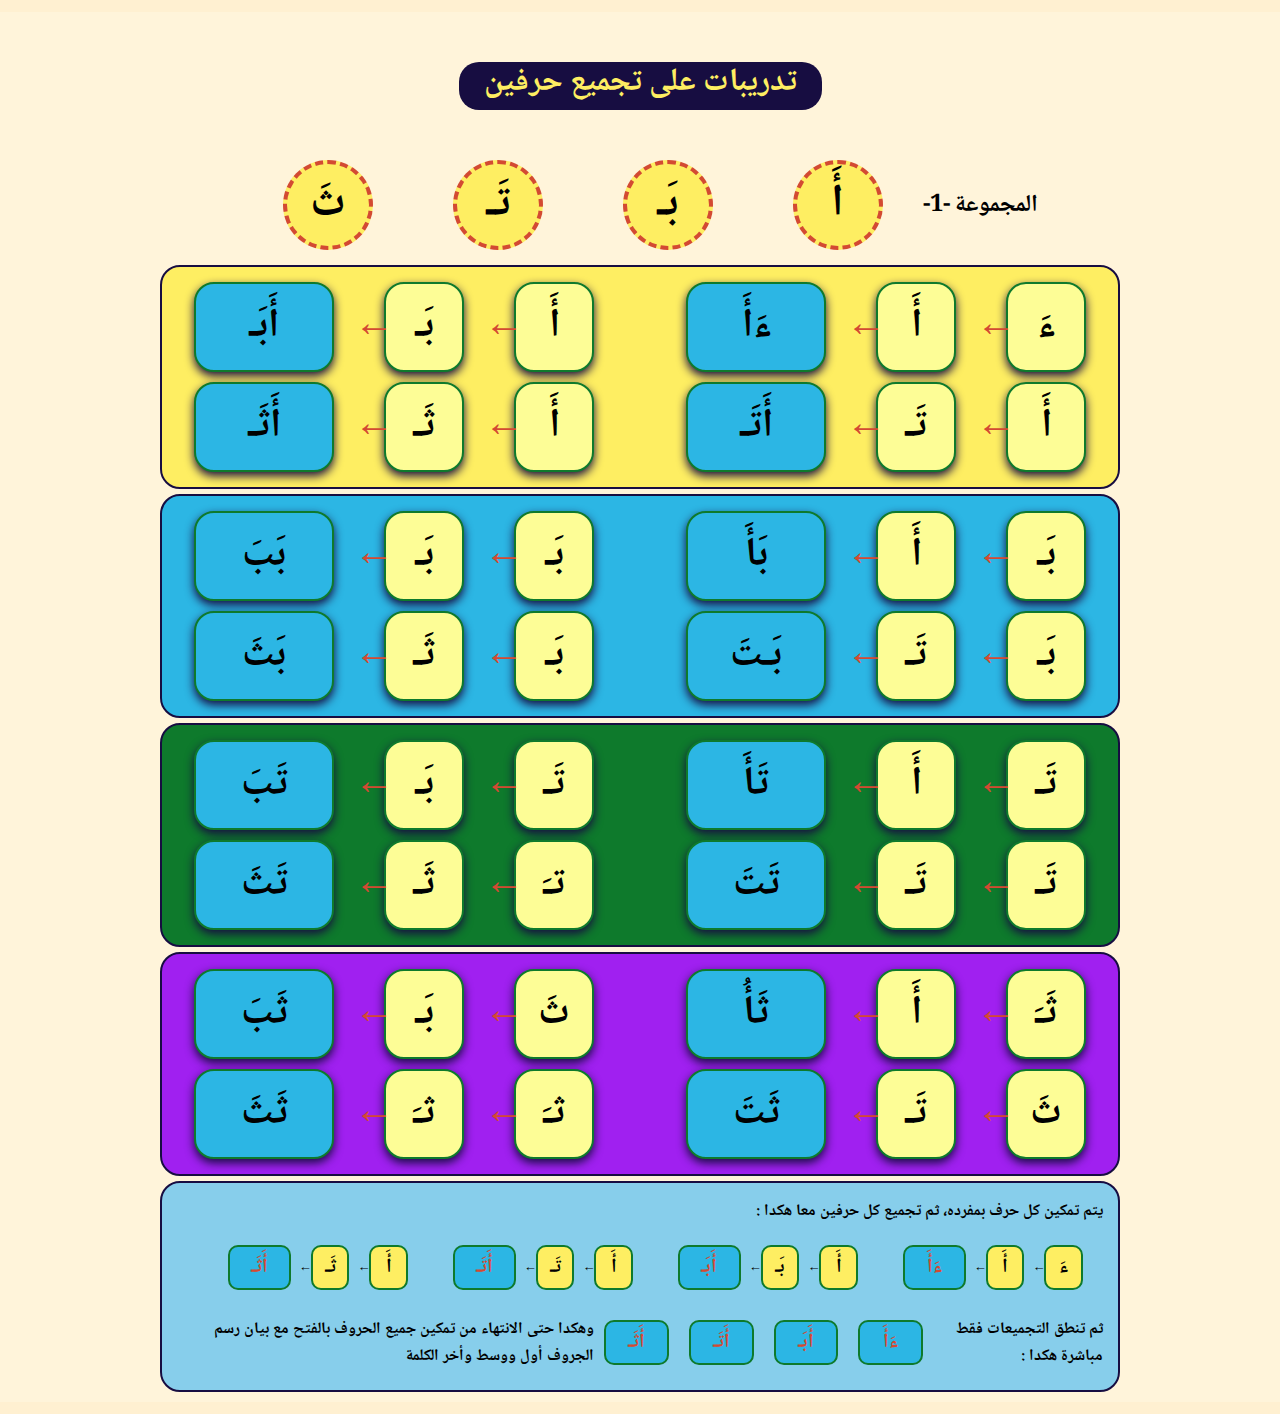
<file: page08_14/page_09.html>
<!DOCTYPE html>
<html lang="ar">

<head>
    <meta charset="UTF-8">
    <meta name="viewport" content="width=device-width, initial-scale=1.0">
    <link rel="stylesheet" href="styles.css">
    <title>الحروف بالفتح</title>
</head>

<body dir="rtl">
    <div class="letters-section">
        <div class="title">
            <h1>تدريبات على تجميع حرفين</h1>
        </div>



        <div class="letters tadribat">

            <div class="group">
                <h2>المجموعة -1-</h2>
                <button class="letter-button">أَ</button>
                <button class="letter-button">بَـ</button>
                <button class="letter-button">تَـ</button>
                <button class="letter-button">ثَ</button>
            </div>

            <div class="row r-1">
                <div class="col col-1">

                    <div class="ln l-1">
                        <button class="letter-button">ءَ</button>
                        <button class="letter-button">أَ</button>
                        <button class="letter-button b-large">ءَأَ</button>
                    </div>

                    <div class="ln l-2">
                        <button class="letter-button">أَ</button>
                        <button class="letter-button">تَـ</button>
                        <button class="letter-button b-large">أَتَـ</button>
                    </div>
                </div>

                <div class="col col-2">
                    <div class="ln l-1">
                        <button class="letter-button">أَ</button>
                        <button class="letter-button">بَـ</button>
                        <button class="letter-button b-large">أَبَـ</button>
                    </div>

                    <div class="ln l-2">
                        <button class="letter-button">أَ</button>
                        <button class="letter-button">ثَـ</button>
                        <button class="letter-button b-large">أَثَـ</button>
                    </div>
                </div>
            </div>

            <div class="row r-2">
                <div class="col col-1">

                    <div class="ln l-1">
                        <button class="letter-button">بَـ</button>
                        <button class="letter-button">أَ</button>
                        <button class="letter-button b-large">بَأَ</button>
                    </div>

                    <div class="ln l-2">
                        <button class="letter-button">بَـ</button>
                        <button class="letter-button">تَـ</button>
                        <button class="letter-button b-large">بَـتَ</button>
                    </div>


                </div>
                <div class="col col-2">
                    <div class="ln l-1">
                        <button class="letter-button">بَـ</button>
                        <button class="letter-button">بَـ</button>
                        <button class="letter-button b-large">بَبَ</button>
                    </div>

                    <div class="ln l-2">
                        <button class="letter-button">بَـ</button>
                        <button class="letter-button">ثَـ</button>
                        <button class="letter-button b-large">بَثَ</button>
                    </div>
                </div>
            </div>


            <div class="row r-3">
                <div class="col col-1">

                    <div class="ln l-1">
                        <button class="letter-button">تَـ</button>
                        <button class="letter-button">أَ</button>
                        <button class="letter-button b-large">تَأَ</button>
                    </div>

                    <div class="ln l-2">
                        <button class="letter-button">تَـ</button>
                        <button class="letter-button">تَـ</button>
                        <button class="letter-button b-large">تَتَ</button>
                    </div>


                </div>
                <div class="col col-2">
                    <div class="ln l-1">
                        <button class="letter-button">تَـ</button>
                        <button class="letter-button">بَـ</button>
                        <button class="letter-button b-large">تَبَ</button>
                    </div>

                    <div class="ln l-2">
                        <button class="letter-button">تـَ</button>
                        <button class="letter-button">ثَـ</button>
                        <button class="letter-button b-large">تَثَ</button>
                    </div>
                </div>
            </div>


            <div class="row r-4">
                <div class="col col-1">

                    <div class="ln l-1">
                        <button class="letter-button">ثَـَ</button>
                        <button class="letter-button">أَ</button>
                        <button class="letter-button b-large">ثَأُ</button>
                    </div>

                    <div class="ln l-2">
                        <button class="letter-button">ثَ</button>
                        <button class="letter-button">تَـ</button>
                        <button class="letter-button b-large">ثَتَ</button>
                    </div>


                </div>
                <div class="col col-2">
                    <div class="ln l-1">
                        <button class="letter-button">ثَ</button>
                        <button class="letter-button">بَـ</button>
                        <button class="letter-button b-large">ثَبَ</button>
                    </div>

                    <div class="ln l-2">
                        <button class="letter-button">ثـَ</button>
                        <button class="letter-button">ثـَ</button>
                        <button class="letter-button b-large">ثَثَ</button>
                    </div>
                </div>
            </div>



            <div class="row r-5">
                
            <div class="txt">
                <p>يتم تمكين كل حرف بمفرده، ثم تجميع كل حرفين معا هكدا :</p>
            </div>

            <div class="letters">

                <div class="grp ">
                    <button class="letter-button s">ءَ</button>
                    <button class="letter-button s">أَ</button>
                    <button class="letter-button l">ءَأَ</button>
                </div>

                <div class="grp ">
                    <button class="letter-button s">أَ</button>
                    <button class="letter-button s">بَـ</button>
                    <button class="letter-button l">أَبَـ</button>
                </div>

                <div class="grp ">
                    <button class="letter-button s">أَ</button>
                    <button class="letter-button s">تَـ</button>
                    <button class="letter-button l">أَتَـ</button>
                </div>

                <div class="grp ">
                    <button class="letter-button s">أَ</button>
                    <button class="letter-button s">ثَـ</button>
                    <button class="letter-button l">أَثَـ</button>
                </div>

            </div>


            <div class="txt">

                <div class="center">
                    
                    <p>ثم تنطق التجميعات فقط مباشرة هكدا :</p>

                    <button class="letter-button l">ءَأَ</button>
                    <button class="letter-button l">أَبَـ</button>
                    <button class="letter-button l">أَتَـ</button>
                    <button class="letter-button l">أَثَـ</button>

                    <p>وهكدا حتى الانتهاء من تمكين جميع الحروف بالفتح مع بيان رسم الجروف أول ووسط وأخر الكلمة</p>
                </div>

                

            </div>




         
        </div>

    </div>
    <!-- حروف الفتح -->
    </div>
</body>

</html>
</file>
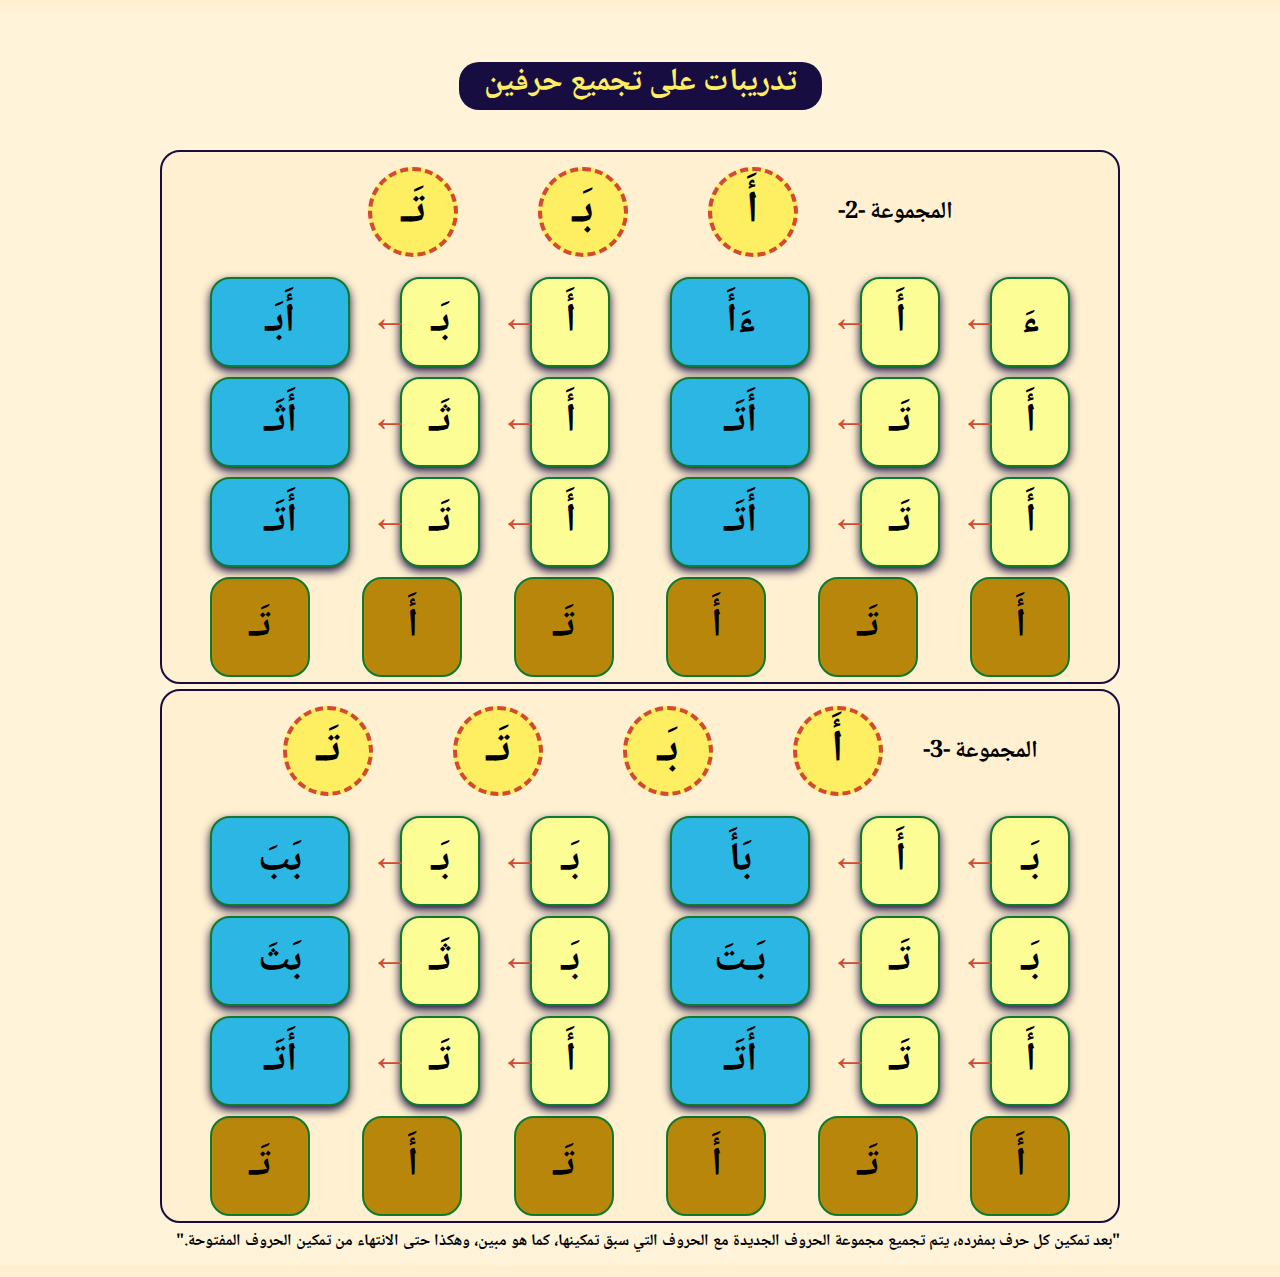
<file: page08_14/page_10.html>
<!DOCTYPE html>
<html lang="ar">

<head>
    <meta charset="UTF-8">
    <meta name="viewport" content="width=device-width, initial-scale=1.0">
    <link rel="stylesheet" href="styles.css">
    <title>الحروف بالفتح</title>
</head>

<body dir="rtl">
    <div class="letters-section">
        <div class="title">
            <h1>تدريبات على تجميع حرفين</h1>
        </div>



        <div class="letters tadribat">

            <!--            <div class="group">
                <h2>المجموعة -2-</h2>
                <button class="letter-button">أَ</button>
                <button class="letter-button">بَـ</button>
                <button class="letter-button">تَـ</button>
            </div> -->

            <div class="row r__1">

                <div class="group">
                    <h2>المجموعة -2-</h2>
                    <button class="letter-button">أَ</button>
                    <button class="letter-button">بَـ</button>
                    <button class="letter-button">تَـ</button>
                </div>


                <div class="first">

                    <div class="col col-1">

                        <div class="ln l-1">
                            <button class="letter-button">ءَ</button>
                            <button class="letter-button">أَ</button>
                            <button class="letter-button b-large">ءَأَ</button>
                        </div>

                        <div class="ln l-2">
                            <button class="letter-button">أَ</button>
                            <button class="letter-button">تَـ</button>
                            <button class="letter-button b-large">أَتَـ</button>
                        </div>

                        <div class="ln l-2">
                            <button class="letter-button">أَ</button>
                            <button class="letter-button">تَـ</button>
                            <button class="letter-button b-large">أَتَـ</button>
                        </div>

                    </div>

                    <div class="col col-2">

                        <div class="ln l-1">
                            <button class="letter-button">أَ</button>
                            <button class="letter-button">بَـ</button>
                            <button class="letter-button b-large">أَبَـ</button>
                        </div>

                        <div class="ln l-2">
                            <button class="letter-button">أَ</button>
                            <button class="letter-button">ثَـ</button>
                            <button class="letter-button b-large">أَثَـ</button>
                        </div>

                        <div class="ln l-2">
                            <button class="letter-button">أَ</button>
                            <button class="letter-button">تَـ</button>
                            <button class="letter-button b-large">أَتَـ</button>
                        </div>



                    </div>

                </div>

                <div class="second">
                    <button class="letter-button">أَ</button>
                    <button class="letter-button">تَـ</button>
                    <button class="letter-button">أَ</button>
                    <button class="letter-button">تَـ</button>
                    <button class="letter-button">أَ</button>
                    <button class="letter-button">تَـ</button>
                </div>

            </div>






            <div class="row r__2">

                <div class="group">
                    <h2>المجموعة -3-</h2>
                    <button class="letter-button">أَ</button>
                    <button class="letter-button">بَـ</button>
                    <button class="letter-button">تَـ</button>
                    <button class="letter-button">تَـ</button>
                </div>


                <div class="first">

                    <div class="col col-1">

                        <div class="ln l-1">
                            <button class="letter-button">بَـ</button>
                            <button class="letter-button">أَ</button>
                            <button class="letter-button b-large">بَأَ</button>
                        </div>

                        <div class="ln l-2">
                            <button class="letter-button">بَـ</button>
                            <button class="letter-button">تَـ</button>
                            <button class="letter-button b-large">بَـتَ</button>
                        </div>

                        <div class="ln l-2">
                            <button class="letter-button">أَ</button>
                            <button class="letter-button">تَـ</button>
                            <button class="letter-button b-large">أَتَـ</button>
                        </div>

                    </div>

                    <div class="col col-2">

                        <div class="ln l-1">
                            <button class="letter-button">بَـ</button>
                            <button class="letter-button">بَـ</button>
                            <button class="letter-button b-large">بَبَ</button>
                        </div>

                        <div class="ln l-2">
                            <button class="letter-button">بَـ</button>
                            <button class="letter-button">ثَـ</button>
                            <button class="letter-button b-large">بَثَ</button>
                        </div>

                        <div class="ln l-2">
                            <button class="letter-button">أَ</button>
                            <button class="letter-button">تَـ</button>
                            <button class="letter-button b-large">أَتَـ</button>
                        </div>

                    </div>
                </div>


                <div class="second">
                    <button class="letter-button">أَ</button>
                    <button class="letter-button">تَـ</button>
                    <button class="letter-button">أَ</button>
                    <button class="letter-button">تَـ</button>
                    <button class="letter-button">أَ</button>
                    <button class="letter-button">تَـ</button>
                </div>
            </div>

            <p>"بعد تمكين كل حرف بمفرده، يتم تجميع مجموعة الحروف الجديدة مع الحروف التي سبق تمكينها، كما هو مبين، وهكذا حتى الانتهاء من تمكين الحروف المفتوحة."</p>

        </div>

    </div>
    <!-- حروف الفتح -->
    </div>
</body>

</html>
</file>
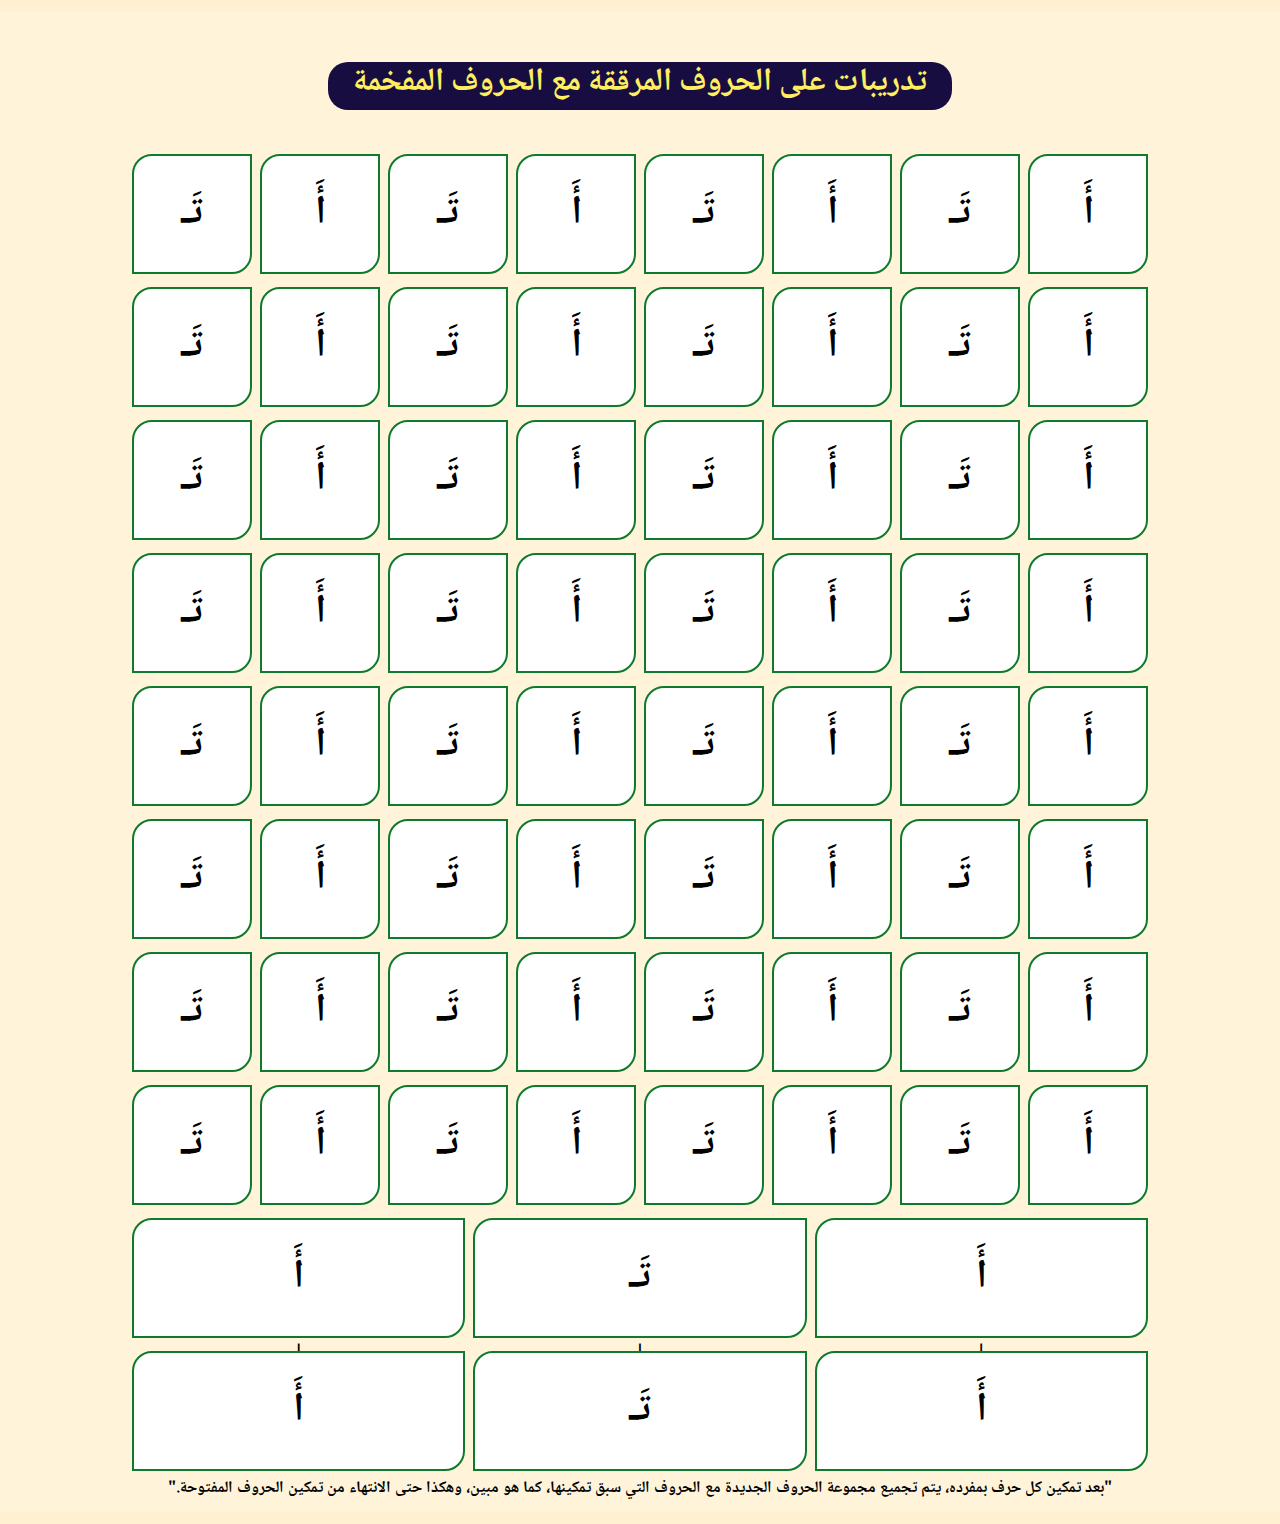
<file: page08_14/page_11.html>
<!DOCTYPE html>
<html lang="ar">

<head>
    <meta charset="UTF-8">
    <meta name="viewport" content="width=device-width, initial-scale=1.0">
    <link rel="stylesheet" href="styles.css">
    <title>الحروف بالفتح</title>
</head>

<body dir="rtl">
    <div class="letters-section">
        <div class="title">
            <h1>تدريبات على الحروف المرققة مع الحروف المفخمة</h1>
        </div>



        <div class="letters tadribat">

                <div class="line">
                    <button class="letter-button">أَ</button>
                    <button class="letter-button">تَـ</button>
                    <button class="letter-button">أَ</button>
                    <button class="letter-button">تَـ</button>
                    <button class="letter-button">أَ</button>
                    <button class="letter-button">تَـ</button>
                    <button class="letter-button">أَ</button>
                    <button class="letter-button">تَـ</button>
                </div>
                <div class="line">
                    <button class="letter-button">أَ</button>
                    <button class="letter-button">تَـ</button>
                    <button class="letter-button">أَ</button>
                    <button class="letter-button">تَـ</button>
                    <button class="letter-button">أَ</button>
                    <button class="letter-button">تَـ</button>
                    <button class="letter-button">أَ</button>
                    <button class="letter-button">تَـ</button>
                </div>
                <div class="line">
                    <button class="letter-button">أَ</button>
                    <button class="letter-button">تَـ</button>
                    <button class="letter-button">أَ</button>
                    <button class="letter-button">تَـ</button>
                    <button class="letter-button">أَ</button>
                    <button class="letter-button">تَـ</button>
                    <button class="letter-button">أَ</button>
                    <button class="letter-button">تَـ</button>
                </div>
                <div class="line">
                    <button class="letter-button">أَ</button>
                    <button class="letter-button">تَـ</button>
                    <button class="letter-button">أَ</button>
                    <button class="letter-button">تَـ</button>
                    <button class="letter-button">أَ</button>
                    <button class="letter-button">تَـ</button>
                    <button class="letter-button">أَ</button>
                    <button class="letter-button">تَـ</button>
                </div>
                <div class="line">
                    <button class="letter-button">أَ</button>
                    <button class="letter-button">تَـ</button>
                    <button class="letter-button">أَ</button>
                    <button class="letter-button">تَـ</button>
                    <button class="letter-button">أَ</button>
                    <button class="letter-button">تَـ</button>
                    <button class="letter-button">أَ</button>
                    <button class="letter-button">تَـ</button>
                </div>
                <div class="line">
                    <button class="letter-button">أَ</button>
                    <button class="letter-button">تَـ</button>
                    <button class="letter-button">أَ</button>
                    <button class="letter-button">تَـ</button>
                    <button class="letter-button">أَ</button>
                    <button class="letter-button">تَـ</button>
                    <button class="letter-button">أَ</button>
                    <button class="letter-button">تَـ</button>
                </div>
                <div class="line">
                    <button class="letter-button">أَ</button>
                    <button class="letter-button">تَـ</button>
                    <button class="letter-button">أَ</button>
                    <button class="letter-button">تَـ</button>
                    <button class="letter-button">أَ</button>
                    <button class="letter-button">تَـ</button>
                    <button class="letter-button">أَ</button>
                    <button class="letter-button">تَـ</button>
                </div>
                <div class="line">
                    <button class="letter-button">أَ</button>
                    <button class="letter-button">تَـ</button>
                    <button class="letter-button">أَ</button>
                    <button class="letter-button">تَـ</button>
                    <button class="letter-button">أَ</button>
                    <button class="letter-button">تَـ</button>
                    <button class="letter-button">أَ</button>
                    <button class="letter-button">تَـ</button>
                </div>

                <div class="line">
                    <button class="letter-button large arrow">أَ</button>
                    <button class="letter-button large arrow">تَـ</button>
                    <button class="letter-button large arrow">أَ</button>
                </div>
                <div class="line">
                    <button class="letter-button large">أَ</button>
                    <button class="letter-button large">تَـ</button>
                    <button class="letter-button large">أَ</button>
                </div>

            </div>

            <p>"بعد تمكين كل حرف بمفرده، يتم تجميع مجموعة الحروف الجديدة مع الحروف التي سبق تمكينها، كما هو مبين، وهكذا حتى الانتهاء من تمكين الحروف المفتوحة."</p>

        </div>

    </div>
    <!-- حروف الفتح -->
    </div>
</body>

</html>
</file>
<file: style.css>
@import url("https://fonts.googleapis.com/css2?family=Rubik:ital,wght@0,300..900;1,300..900&display=swap");

@import url('https://fonts.googleapis.com/css2?family=Noto+Naskh+Arabic:wght@400..700&display=swap');

:root {

    --bg-color-: #fff0d1;
    /* example: background-color: var(--bg-color-); */
    --ghose-: #f8afc7;
    --pink-: #f03271;
    --lime-: #99eebf;
    --red-: #d34a32;
    /* example: color: var(--red-); */
    --purpel-: #9967d3;
    --yellow-: #feee62;
    --blue-: #2cb6e4;
    --green-: #0e7a2c;
    --dark-purpel-: #170d41;
    --box-radius-: 20px 0 20px 0;
    /* example: border-radius: var(--box-radius-); */
    --fit-radius-: 20px;
    --full-radius-: 50%;
    --letter-radius: 10px;
    /* المرجو استخدامها في جميع الأزرار في خاصية hover */
    --scale-: scale(1.2);
    /* example: transform: var(--scale-); */
}


* {
    margin: 0;
    padding: 0;
    box-sizing: border-box;
    scroll-behavior: smooth;
    font-family: "Rubik", sans-serif;
    /* font-family: "Noto Naskh Arabic", serif; */
    font-optical-sizing: auto;
    font-weight: bold;
}



body {
    width: 100%;
    background-color: var(--bg-color-);
    overflow-x: hidden;
}

.letters-section {
    padding: 10px 45px;
    width: 100%;
    height: fit-content;
    background-color: #fff4da;
    display: flex;
    flex-direction: column;
    align-items: center;
    margin: 12px auto;
}


.titles {
    display: flex;

    /* background-color: #0e7a2c; */
    .title {
        background-color: var(--red-) !important;
    }

    margin-bottom: 30px;
}

.letters-section .title {
    background-color: var(--dark-purpel-);
    display: inline-block;
    height: 45px;
    border-radius: var(--fit-radius-);
    color: var(--yellow-);
    align-content: center;
    margin: 0px 8px;

    h1,
    h2 {
        padding: 3px 25px;
    }
}

.letters {
    display: grid;
    grid-template-columns: repeat(4, 1fr);
    gap: 5px;
}

.letters .letter-button {
    background-color: white;
    width: 120px;
    height: 120px;
    padding: 10px;
    display: flex;
    justify-content: center;
    align-items: center;
    font-size: 35px;
    border-radius: var(--fit-radius-);
    border: 2px solid var(--green-);
    margin: 10px 40px;
    cursor: pointer;
    transition: 0.3s;

    span {
        color: red;
    }
}

.letters .letter-button:hover {
    transform: var(--scale-);
    box-shadow: 1px 1px 5px black;
}

.letters .letter-button.lathawy {
    background-color: var(--yellow-);
    border: 2px solid orange;
}

.letters .letter-button.tafkhim {
    background-color: var(--blue-);
}

.letters .letter-button.mix {
    position: relative;
    overflow: hidden;
}

.letters .letter-button.mix::before {
    content: '';
    width: 100%;
    height: 50%;
    position: absolute;
    top: 0;
    left: 0;
    background-color: var(--yellow-);
    z-index: -1;
}

.letters .letter-button.mix::after {
    content: '';
    width: 100%;
    height: 50%;
    position: absolute;
    bottom: 0;
    left: 0;
    background-color: var(--blue-);
    z-index: -1;
}

.letters .letter-button.mix {
    z-index: 1;
}

hr {
    width: 75%;
    border: 1px solid var(--red-);
}

hr.first {
    margin-top: 20px;
}

.guide {
    display: flex;
    justify-content: space-between;
    width: 70%;
    margin: 10px 0;
}

.colorGuide {
    display: flex;
    align-items: center;
}

.colorGuide span {
    width: 20px;
    height: 20px;
    margin-left: 3px;
}

.colorGuide.yellow span {
    background-color: var(--yellow-);
}

.colorGuide.blue span {
    background-color: var(--blue-);
}

.colorGuide.yellowBlue span {
    position: relative;
}

.colorGuide.yellowBlue span::before {
    content: '';
    position: absolute;
    top: 0;
    left: 1px;
    width: 100%;
    height: 50%;
    background-color: var(--blue-);
}

.colorGuide.yellowBlue span::after {
    content: '';
    position: absolute;
    bottom: 0;
    left: 0;
    width: 100%;
    height: 50%;
    background-color: var(--yellow-);
}

.notes {
    /* background-color: var(--bg-color-); */
    padding: 10px;
    /* border: 1px solid #5d657a; */
    border-radius: 10px;
    font-size: 25px;
    width: 75%;
    margin: 10px 0;
    color: #0e2e2b;

    h3 {
        color: var(--red-);
        margin-bottom: 8px;
    }

    p {
        font-size: 20px;
        color: black;
        margin-right: 30px;
    }

    span {
        color: var(--red-);
    }
}

ul {
    list-style: none;
}

.notes ul li {
    margin: 20px 0;
}




/*------------<h1>مجموعات الحروف بالكسر</h1>-----------------*/


.group {
    width: 100%;
    display: flex;
    flex-direction: row;
    justify-content: space-around;
    align-items: center;

    .word {
        display: flex;
        flex-direction: row;
        justify-content: center;
        align-items: center;
    }

    .letter-button {
        margin: 15px;
        font-size: 28px;
        font-weight: bold;
        cursor: pointer;
        transition: 0.3s;
        /* box-shadow: 2px 1px var(--dark-purpel-) ; */
    }

    .letter-button:hover {
        transform: var(--scale-);
        box-shadow: 1px 1px 4px var(--dark-purpel-);
    }

    .l_1,
    .l_2,
    .l_3,
    .l_4 {
        position: relative;
    }

    .l_1::after,
    .l_2::after,
    .l_3::after,
    .l_4::after {

        content: '\21A2';
        position: absolute;
        left: -26px;
        font-size: 32px !important;
        font-weight: bold !important;
        top: calc(50%-20px);
        color: var(--red-);

    }

    .l_1::after,
    .l_3::after {
        color: var(--dark-purpel-);
    }

    .l_1,
    .l_2,
    .l_3,
    .jomla {
        /* border: 2px solid var(--dark-purpel-); */
        box-shadow: 2px 1px var(--dark-purpel-);
        outline: navy;
    }

    .l_1 {
        background-color: var(--blue-);
    }

    .l_2 {
        background-color: var(--ghose-);
    }

    .l_1,
    .l_2 {
        width: 80px;
        height: 80px;
        border-radius: var(--box-radius-);
    }

    .l_3 {
        width: 160px;
        height: 80px;
        border-radius: var(--box-radius-);
        background-color: var(--blue-);
    }

    .d {

        background-color: var(--yellow-);
        border-radius: 100%;
        border: 2px dotted var(--green-);
        height: 80px;
        width: 80px;
        position: relative;
    }

    .jomla {
        width: 200px;
        height: 80px;
        border-radius: var(--box-radius-);
        background-color: var(--blue-);
    }







    .word:nth-child(odd) {
        i {
            color: var(--dark-purpel-);
        }
    }

    .l4 {
        display: flex;
        flex-direction: row;
        justify-content: center;
        align-items: center;

        .l_4 {
            border: 2px dotted var(--red-);
        }
    }

    i {
        font-size: 40px;
        color: var(--red-);
        font-weight: bold;
        margin-right: -25px;
    }
}

.group.examples {
    display: flex;
    flex-direction: column;
}

.group._1,
.group._2 {
    display: flex;
    justify-content: center;
    /* background-color: #c3d332; */
    padding: 20px;
}

.group._letters {
    display: flex;
}

.group_title {
    display: flex;
    justify-content: center;
    align-items: center;
    color: var(--red-);
    font-size: 28px;
    font-weight: bold;
}

.group_title .square {
    width: 40px;
    height: 40px;
    border: 2px solid var(--green-);
    text-align: center;
    margin-right: 5px;
    position: relative;
    align-items: center;
    align-content: center;
}


/*
.group_title  {
    border: 4px solid red;
    width: 9px;
    height: 43px;
    transform: rotate(57deg);
    margin-left: 15px;
    border-radius: 25px;
    background-color: red;
  }
  
  .group_title .square {
    width: 40px;
    height: 40px;
    background-color: yellow;
    transform: rotate(-63deg);
    margin-top: 1px;
    margin-left: -15px;
    border-radius: 5px 20px;
  }

*/



/*--------------- Styling Page 17 ------------------*/

.letters.tadrib1 {
    display: flex;
    flex-direction: column;

    .row {
        display: flex;
        flex-direction: row;
        justify-content: space-around;
    }
}

.row .exmple_ {

    display: flex;
    flex-direction: row;
    align-items: center;
    justify-content: center;

    .letter-button {
        width: 160px;
        height: 80px;
        position: relative;
        padding-bottom: 27px;
    }


    .letter-button::after {
        position: absolute;
        content: '';
        font-size: 13px;
        width: 86px;
        height: 20px;
        background-color: var(--lime-);
        border-radius: 25px;
        bottom: -10px;
        left: calc(50% - 44px);
        border: 2px solid orange;
        align-content: center;
    }

    .letter-button.l1._1:after {
        content: 'التوبة : ٨١';
    }

    .letter-button.l1._2::after {
        content: 'الأنفال : ٨';
    }

    .letter-button.l1._3::after {
        content: 'هود : ٦٩';
    }

    .letter-button.l1._4::after {
        content: 'الأنعام : ١٤';
    }



    .letter-button.l2._1:after {
        content: 'التوبة : ٨١';
    }

    .letter-button.l2._2::after {
        content: 'الأنفال : ٨';
    }

    .letter-button.l2._3::after {
        content: 'هود : ٦٩';
    }

    .letter-button.l2._4::after {
        content: 'الأنعام : ١٤';
    }


    .letter-button.l3._1:after {
        content: 'التوبة : ٨١';
    }

    .letter-button.l3._2::after {
        content: 'الأنفال : ٨';
    }

    .letter-button.l3._3::after {
        content: 'هود : ٦٩';
    }

    .letter-button.l3._4::after {
        content: 'الأنعام : ١٤';
    }


    .letter-button.l4._1:after {
        content: 'التوبة : ٨١';
    }

    .letter-button.l4._2::after {
        content: 'الأنفال : ٨';
    }

    .letter-button.l4._3::after {
        content: 'هود : ٦٩';
    }

    .letter-button.l4._4::after {
        content: 'الأنعام : ١٤';
    }


    .letter-button.l5._1:after {
        content: 'التوبة : ٨١';
    }

    .letter-button.l5._2::after {
        content: 'الأنفال : ٨';
    }

    .letter-button.l5._3::after {
        content: 'هود : ٦٩';
    }

    .letter-button.l5._4::after {
        content: 'الأنعام : ١٤';
    }

    .letter-button.l6._1:after {
        content: 'التوبة : ٨١';
    }

    .letter-button.l6._2::after {
        content: 'الأنفال : ٨';
    }

    .letter-button.l6._3::after {
        content: 'هود : ٦٩';
    }

    .letter-button.l6._4::after {
        content: 'الأنعام : ١٤';
    }

}



/* ------------   Page 18 --------------*/

.letter-button.l1,
.letter-button.l5 {
    background-color: var(--yellow-);
}

.letter-button.l2,
.letter-button.l6 {
    background-color: var(--blue-);
}

.letter-button.l3 {
    background-color: var(--green-);
}

.letter-button.l4 {
    background-color: var(--red-);
}

.letters.tadrib2 {
    display: grid;
    grid-template-columns: 1fr;

    .row {
        display: flex;
        flex-direction: row;
        justify-content: space-between;
    }

    .row._5 {
        display: grid;
        grid-template-columns: repeat(2, 1fr);
    }


    .letter-button.l5 {
        background-color: var(--yellow-);
        width: 400px;
    }

    .letter-button.l6 {
        background-color: var(--blue-);
        width: 400px;
    }


    .letter-button.l5::after {
        display: none;
    }

    .letter-button.l6::after {
        display: none;
    }

}



/*---------------- media query ----------------*/


@media (max-width: 1440px) {}

@media (max-width: 960px) {

    .letters.tadrib1 {
        display: grid;
        grid-template-columns: repeat(3, 1fr);

        .row {
            display: flex;
            flex-direction: column;
        }
    }

    .letters.tadrib2 {
        display: grid;
        grid-template-columns: repeat(3, 1fr);

        .row {
            display: flex;
            flex-direction: column;
        }

        .row._5 {
            grid-column: span 2;
            display: grid;
            grid-template-columns: repeat(1, 1fr);
        }

    }

}

@media (max-width: 768px) {

    .letters-section {
        padding: 10px 30px;
    }

    .letters-section .title {
        font-size: 15px;
        padding: 0px;
        margin: 3px 23px 20px 0;
    }

    .letters .letter-button {
        width: 90px;
        height: 90px;
        padding: 8px;
        font-size: 30px;
        margin: 8px 15px;

    }

    .guide {
        width: 90%;
        font-size: 10px;
    }

    .colorGuide span {
        width: 15px;
        height: 15px;
        margin-left: 3px;
    }

    hr {
        width: 90%;
        border: 1px solid var(--red-);
    }

    .notes {
        padding: 8px;
        font-size: 15px;
        width: 90%;
        margin: 10px 0;
        color: #0e2e2b;
    }

    .group {
        .letter-button {
            width: 80px;
            height: 80px;
            position: relative;
        }
    }

    /*-----------------------*/

    .tadrib1 {
        .exmple {
            .letter-button {
                width: 80px;
                height: 60px;
                position: relative;
            }
        }
    }

    .group._1,
    .group._2 {
        display: flex;
        justify-content: center;
        flex-direction: column;
    }


    .letters.tadrib2 {
        display: grid;
        grid-template-columns: repeat(2, 1fr);
        gap: 15px;
    }

    .row {
        display: flex;
        flex-direction: column;
    }

    .row._5,
    .row._6 {
        .l5 {
            width: 120px;
        }
    }

}

@media (max-width: 640px) {

    .letters-section {
        padding: 10px;
    }

    .letters .letter-button:hover {
        transform: var(--scale-);
        box-shadow: 1px 1px 4px var(--dark-purpel-);
    }

    .letters-section .title {
        font-size: 13px;
        padding: 5px;
        margin: 3px 23px 20px 0;
    }

    .letters {
        grid-template-columns: repeat(3, 1fr);
        gap: 3px;
    }

    .letters .letter-button {
        width: 80px;
        height: 80px;
        padding: 8px;
        font-size: 30px;
        font-weight: bold;
    }

    .guide {
        font-size: 8px;
    }

    .colorGuide span {
        width: 10px;
        height: 10px;
        margin-left: 3px;
    }

    .notes {
        padding: 8px;
        font-size: 12px;
        width: 90%;
        margin: 10px 0;
        color: #0e2e2b;
    }

    .line {
        margin: 15px auto;
    }

    .group {
        display: flex;
        flex-direction: column;
        justify-content: right;

        .word i,
        .l4 i {

            font-size: 40px;
            color: var(--red-);
            font-weight: bold;
            margin-bottom: -26px;
            transform: rotate(-90deg);
            /* bottom: 2px; */
            top: 80px;
            position: absolute;
            left: 35px;
            transition: transform 0.3s ease;
            transform-origin: center;
            /* transform-origin: 50% 50%; */
        }
    }

    .word,
    .l4 {
        display: flex;
        /* flex-direction: column; */
        position: relative
    }

    .word:hover .letter-button,
    .word:hover i {
        transform: scale(1.2);
    }

    .group._1,
    .group._2 {
        display: flex;
        flex-direction: column;
        align-items: center;


    }

    .group._letters {
        display: grid;
        width: 100%;
        grid-template-columns: repeat(3, 1fr);
        /* grid-template-rows: repeat(3, 100px);  */
        grid-template-rows: 100px;
        align-items: center;
        justify-items: center;
    }

    .group.examples {
        display: grid;
        grid-template-columns: repeat(2, 1fr);
    }


    .titles {
        .title {
            h1 {
                font-size: 17px;
            }

            h2 {
                font-size: 16px;
            }
        }

    }

    .letters.tadrib1 {
        display: grid;
        grid-template-columns: repeat(2, 1fr);

        .row {
            display: flex;
            flex-direction: column;
        }
    }

    .letters.tadrib2 {
        display: grid;
        grid-template-columns: repeat(2, 1fr);

        .row {
            display: flex;
            flex-direction: column;
        }


    }
}

@media (max-width: 460px) {

    .letters.tadrib1 {
        display: grid;
        grid-template-columns: repeat(2, 1fr);

        .row {
            display: flex;
            flex-direction: column;
        }
    }

    .group {

        .l_1,
        .l_2,
        .l_3,
        .l_4 {
            position: relative;
        }
    
        .l_1::after,
        .l_2::after,
        .l_3::after,
        .l_4::after {
            content: '\21E3';
            position: absolute;
            left: 28px;
            font-size: 24px !important;
            font-weight: bold !important;
            top: 72px;
           
        }
      
    }

    .letters.tadrib2 {
        .row._5 {
            display: grid;
            grid-template-columns: 1fr;

            .letter-button {
                align-items: center;
                width: 365px;
            }
        }
    }

    .group._letters {
        display: grid;
        width: 100%;
        grid-template-columns: repeat(2, 1fr);
        /* grid-template-rows: repeat(3, 100px);  */
        grid-template-rows: 100px;
        align-items: center;
        justify-items: center;
    }

    .titles {
        .title {

            h1,
            h2 {
                padding: 8px 15px;
            }

            h1 {
                font-size: 16px;
            }

            h2 {
                font-size: 15px;
            }
        }
    }

    .title.ghk {
        h1 {
            font-size: 16px;
            padding: 2px 8px;
        }
    }
}

@media (max-width: 360px) {
    .letters.tadrib2 {
        display: flex;
        flex-direction: column;

        .row._5 {
            .letter-button {
                width: 250px;
            }
        }
    }
}
</file>
<file: styles.css>
@import url("https://fonts.googleapis.com/css2?family=Rubik:ital,wght@0,300..900;1,300..900&display=swap");

@import url('https://fonts.googleapis.com/css2?family=Noto+Naskh+Arabic:wght@400..700&display=swap');

:root {

    --bg-color-: #fff0d1;
    /* example: background-color: var(--bg-color-); */
    --ghose-: #f8afc7;
    --pink-: #f03271;
    --lime-: #99eebf;
    --red-: #d34a32;
    /* example: color: var(--red-); */
    --purpel-: #9967d3;
    --yellow-: #feee62;
    --blue-: #2cb6e4;
    --green-: #0e7a2c;
    --dark-purpel-: #170d41;
    --box-radius-: 20px 0 20px 0;
    /* example: border-radius: var(--box-radius-); */
    --fit-radius-: 20px;
    --full-radius-: 50%;
    --letter-radius: 10px;
    /* المرجو استخدامها في جميع الأزرار في خاصية hover */
    --scale-: scale(1.2);
    /* example: transform: var(--scale-); */
}


* {
    margin: 0;
    padding: 0;
    box-sizing: border-box;
    scroll-behavior: smooth;
    /* font-family: "Rubik", sans-serif; */
    font-family: "Noto Naskh Arabic", serif;
    font-optical-sizing: auto;
    font-weight: bold;
}


body {
    width: 100%;
    background-color: var(--bg-color-);
    overflow-x: hidden;
}

.letters-section {
    padding: 10px 45px;
    width: 100%;
    height: fit-content;
    background-color: #fff4da;
    display: flex;
    flex-direction: column;
    align-items: center;
    margin: 12px auto;
}


.titles {
    display: flex;

    & .title {
        background-color: var(--red-) !important;
        margin: 3px 23px;
    }

    margin-bottom: 30px;
}

.letters-section .title {
    background-color: var(--dark-purpel-);
    display: inline-block;
    height: 55px;
    border-radius: var(--fit-radius-);
    color: var(--yellow-);
    align-content: center;
    margin: 30px 15px;
    font-size: 14px;

    h1,
    h2 {
        padding: 0px 25px;
    }
}

.letters {
    display: grid;
    grid-template-columns: repeat(4, 1fr);
    gap: 5px;
}

.letters .letter-button {
    background-color: white;
    width: 120px;
    height: 120px;
    padding: 10px;
    display: flex;
    justify-content: center;
    align-items: center;
    font-size: 40px;
    border-radius: var(--fit-radius-);
    border: 2px solid var(--green-);
    margin: 10px 40px;
    cursor: pointer;
    transition: 0.3s ease-in;

    span {
        color: red;
    }
}

.letters .letter-button:hover {
    transform: var(--scale-);
    box-shadow: 1px 1px 5px black;
}


hr {
    width: 75%;
    border: 1px solid var(--red-);
}

hr.first {
    margin-top: 20px;
}

.guide {
    display: flex;
    justify-content: space-between;
    width: 70%;
    margin: 10px 0;
}

.colorGuide {
    display: flex;
    align-items: center;
}

.colorGuide span {
    width: 20px;
    height: 20px;
    margin-left: 3px;
}

.colorGuide.yellow span {
    background-color: var(--yellow-);
}

.colorGuide.blue span {
    background-color: var(--blue-);
}

.colorGuide.yellowBlue span {
    position: relative;
}

.colorGuide.yellowBlue span::before {
    content: '';
    position: absolute;
    top: 0;
    left: 1px;
    width: 100%;
    height: 50%;
    background-color: var(--blue-);
}

.colorGuide.yellowBlue span::after {
    content: '';
    position: absolute;
    bottom: 0;
    left: 0;
    width: 100%;
    height: 50%;
    background-color: var(--yellow-);
}

.notes {
    /* background-color: var(--bg-color-); */
    padding: 10px;
    /* border: 1px solid #5d657a; */
    border-radius: 10px;
    font-size: 25px;
    width: 75%;
    margin: 10px 0;
    color: #0e2e2b;
}

ul {
    list-style: none;
}

.notes ul li {
    margin: 20px 0;
}

/*------------<h1>مجموعات الحروف بالكسر</h1>-----------------*/

.groups {
    display: grid;
    grid-template-columns: repeat(2, 1fr);
    width: 100%;
    gap: 10px;
    margin-top: 35px;
}

.group {
    width: 100%;
    display: flex;
    flex-direction: row;
    justify-content: space-around;
    align-items: center;
    margin-bottom: 25px;
    height: 225px;
    border-radius: 15px;
    position: relative;

    .col {

        display: flex;
        flex-direction: column;
        align-items: center;
        width: 140px;
        margin-top: 15px;

        .letter-button {
            margin: 10px;
            font-size: 40px;
            font-weight: bold;
            cursor: pointer;
            transition: 0.3s;
            background-color: var(--blue-);
            border-radius: var(--box-radius-);
        }


        .letter-button.top {
            background-color: yellow;
            width: 80px;
            height: 80px;
            border-radius: 100%;
            margin-bottom: 5px;
            border: 3px dotted green;
            color: var(--red-);
        }

        .letter-button.bottom {
            margin-top: 10px;
            height: 90px;
            width: 125px;
        }

        .letter-button:hover {
            transform: var(--scale-);
            box-shadow: 1px 1px 4px var(--dark-purpel-);
        }
    }
}

.group::before {
    content: '';
    width: 175px;
    height: 35px;
    position: absolute;
    background-color: rgb(245, 235, 235);
    top: -20px;
    text-align: center;
    align-content: center;
    border-radius: var(--fit-radius-);
    border: 2px solid var(--green-);
    font-size: 26px;
    color: var(--red-);
}

.group.group._1::before {
    content: 'المجموعة 1';
}

.group.group._2::before {
    content: 'المجموعة 2';
}

.group.group._3::before {
    content: 'المجموعة 3';
}

.group.group._4::before {
    content: 'المجموعة 4';
}

.group._1,
.group._4 {
    background-color: #0e7a2c;
}

.group._2 {
    background-color: var(--ghose-);
}

.group._3 {
    background-color: #feee62;
}

.group._letters {
    display: flex;
}

.group_title {
    display: flex;
    justify-content: center;
    align-items: center;
    color: var(--red-);
    font-size: 28px;
    font-weight: bold;
}


/*----------------- page 17 ---------------*/



/*--------------- Styling Page 17 ------------------*/



/*------------<h1>مجموعات الحروف بالكسر</h1>-----------------*/


.group {
    width: 100%;
    display: flex;
    flex-direction: row;
    justify-content: space-around;
    align-items: center;

    .word {
        display: flex;
        flex-direction: row;
        justify-content: center;
        align-items: center;
    }

    .letter-button {
        margin: 15px;
        font-size: 28px;
        font-weight: bold;
        cursor: pointer;
        transition: 0.3s;
        /* box-shadow: 2px 1px var(--dark-purpel-) ; */
    }

    .letter-button:hover {
        transform: var(--scale-);
        box-shadow: 1px 1px 4px var(--dark-purpel-);
    }

    .l_1,
    .l_2,
    .l_3,
    .l_4 {
        position: relative;
    }

    .l_1::after,
    .l_2::after,
    .l_3::after,
    .l_4::after {
        content: '\21A2';
        position: absolute;
        left: -26px;
        font-size: 32px !important;
        font-weight: bold !important;
        top: calc(50%-20px);
        color: var(--red-);
    }

    .l_1::after,
    .l_3::after {
        color: var(--dark-purpel-);
    }

    .l_1,
    .l_2,
    .l_3,
    .jomla {
        /* border: 2px solid var(--dark-purpel-); */
        box-shadow: 2px 1px var(--dark-purpel-);
        outline: navy;
    }

    .l_1 {
        background-color: var(--blue-);
    }

    .l_2 {
        background-color: var(--ghose-);
    }

    .l_1,
    .l_2 {
        width: 80px;
        height: 80px;
        border-radius: var(--box-radius-);
    }

    .l_3 {
        width: 160px;
        height: 80px;
        border-radius: var(--box-radius-);
        background-color: var(--blue-);
    }

    .d {

        background-color: var(--yellow-);
        border-radius: 100%;
        border: 2px dotted var(--green-);
        height: 80px;
        width: 80px;
        position: relative;
    }

    .jomla {
        width: 200px;
        height: 80px;
        border-radius: var(--box-radius-);
        background-color: var(--blue-);
    }

    .word:nth-child(odd) {
        i {
            color: var(--dark-purpel-);
        }
    }

    .l4 {
        display: flex;
        flex-direction: row;
        justify-content: center;
        align-items: center;

        .l_4 {
            border: 2px dotted var(--red-);
        }
    }

    i {
        font-size: 40px;
        color: var(--red-);
        font-weight: bold;
        margin-right: -25px;
    }
}

.group.examples {
    display: flex;
    flex-direction: column;
}

.group._1,
.group._2 {
    display: flex;
    justify-content: center;
    /* background-color: #c3d332; */
    padding: 20px;
}

.group._letters {
    display: flex;
}

.group_title {
    display: flex;
    justify-content: center;
    align-items: center;
    color: var(--red-);
    font-size: 28px;
    font-weight: bold;
}

.group_title .square {
    width: 40px;
    height: 40px;
    border: 2px solid var(--green-);
    text-align: center;
    margin-right: 5px;
    position: relative;
    align-items: center;
    align-content: center;
}


/*
.group_title  {
   border: 4px solid red;
   width: 9px;
   height: 43px;
   transform: rotate(57deg);
   margin-left: 15px;
   border-radius: 25px;
   background-color: red;
 }
 
 .group_title .square {
   width: 40px;
   height: 40px;
   background-color: yellow;
   transform: rotate(-63deg);
   margin-top: 1px;
   margin-left: -15px;
   border-radius: 5px 20px;
 }

*/



/*--------------- Styling Page 17 ------------------*/



.letters {
    display: flex;
    flex-direction: column;
    align-items: center;

    .exmple_ {
        display: flex;
    }

    .exmple_.t_1,
    .exmple_.t_2 {

        .letter-button.l5 {
            background-color: var(--ghose-);
        }

        .letter-button.l6 {
            background-color: var(--green-);
        }

        .letter-button.l7 {
            background-color: var(--blue-);
        }
    }

    .exmple_.t_2 {

        .letter-button.l5._5,
        .letter-button.l6._6,
        .letter-button.l7._7 {
            width: 400px;
        }

        .letter-button.l5::after,
        .letter-button.l6::after,
        .letter-button.l7::after {
            display: none;
        }

    }



    .letter-button {
        width: 160px;
        height: 80px;
        position: relative;
        padding-bottom: 27px;
    }

    .letter-button.l1 {
        background-color: var(--yellow-);
    }

    .letter-button.l2 {
        background-color: var(--blue-);
    }

    .letter-button.l3 {
        background-color: var(--green-);
    }

    .letter-button.l4 {
        background-color: var(--red-);
    }




    .letter-button::after {
        position: absolute;
        content: '';
        font-size: 13px;
        width: 86px;
        height: 20px;
        background-color: var(--lime-);
        border-radius: 25px;
        bottom: -10px;
        left: calc(50% - 44px);
        border: 2px solid orange;
        align-content: center;
    }

    .letter-button.l1._1:after {
        content: 'التوبة : ٨١';
    }

    .letter-button.l1._2::after {
        content: 'الأنفال : ٨';
    }

    .letter-button.l1._3::after {
        content: 'هود : ٦٩';
    }

    .letter-button.l1._4::after {
        content: 'الأنعام : ١٤';
    }



    .letter-button.l2._1:after {
        content: 'التوبة : ٨١';
    }

    .letter-button.l2._2::after {
        content: 'الأنفال : ٨';
    }

    .letter-button.l2._3::after {
        content: 'هود : ٦٩';
    }

    .letter-button.l2._4::after {
        content: 'الأنعام : ١٤';
    }


    .letter-button.l3._1:after {
        content: 'التوبة : ٨١';
    }

    .letter-button.l3._2::after {
        content: 'الأنفال : ٨';
    }

    .letter-button.l3._3::after {
        content: 'هود : ٦٩';
    }

    .letter-button.l3._4::after {
        content: 'الأنعام : ١٤';
    }


    .letter-button.l4._1:after {
        content: 'التوبة : ٨١';
    }

    .letter-button.l4._2::after {
        content: 'الأنفال : ٨';
    }

    .letter-button.l4._3::after {
        content: 'هود : ٦٩';
    }

    .letter-button.l4._4::after {
        content: 'الأنعام : ١٤';
    }


    .letter-button.l5._1:after {
        content: 'التوبة : ٨١';
    }

    .letter-button.l5._2::after {
        content: 'الأنفال : ٨';
    }

    .letter-button.l5._3::after {
        content: 'هود : ٦٩';
    }

    .letter-button.l5._4::after {
        content: 'الأنعام : ١٤';
    }

    .letter-button.l6._1:after {
        content: 'التوبة : ٨١';
    }

    .letter-button.l6._2::after {
        content: 'الأنفال : ٨';
    }

    .letter-button.l6._3::after {
        content: 'هود : ٦٩';
    }

    .letter-button.l6._4::after {
        content: 'الأنعام : ١٤';
    }


    .letter-button.l7._1:after {
        content: 'التوبة : ٨١';
    }

    .letter-button.l7._2::after {
        content: 'الأنفال : ٨';
    }

    .letter-button.l7._3::after {
        content: 'هود : ٦٩';
    }

    .letter-button.l7._4::after {
        content: 'الأنعام : ١٤';
    }


}

/* ------------   Page 18 --------------*/

/*---------------- media query ----------------*/

/*---------------- page 17 ----------------*/


/*---------------- media query ----------------*/

@media (min-width: 1205px) {
    .groups {
        display: grid;
        grid-template-columns: repeat(2, 1fr);
    }
}

@media (max-width: 1204px) {

    .groups {
        display: grid;
        grid-template-columns: 1fr;
    }

    .letters {
        .exmple_ {
            display: grid;
            grid-template-columns: repeat(3, 1fr);
        }
    }

    .letters.tadrib2 .r-5,
    .letters.tadrib2 .r-6,
    .letters.tadrib2 .r-7{
       display: flex;
       flex-direction: column;
    }
}

@media (min-width: 460px) and (max-width: 768px) {

    .letters-section {
        padding: 10px 30px;
    }

    .letters-section .title {
        font-size: 12px;
        padding: 0px;

    }

    .guide {
        width: 90%;
        font-size: 10px;
    }

    .colorGuide span {
        width: 15px;
        height: 15px;
        margin-left: 3px;
    }

    hr {
        width: 90%;
        border: 1px solid var(--red-);
    }

    .notes {
        padding: 8px;
        font-size: 15px;
        width: 90%;
        margin: 10px 0;
        color: #0e2e2b;
    }

    .letters {
        .exmple_ {
            display: grid;
            grid-template-columns: repeat(2, 1fr);
        }
    }
    
    .letters.tadrib2 .r-5,
    .letters.tadrib2 .r-6,
    .letters.tadrib2 .r-7{
       display: flex;
       flex-direction: column;
    }
}


@media (max-width: 640px) {
    .letters-section {
        padding: 10px;
    }

    .letters .letter-button:hover {
        transform: var(--scale-);
        box-shadow: 1px 1px 4px var(--dark-purpel-);
    }

    .letters-section .title {
        font-size: 13px;
        padding: 0px;
    }

    .letters {
        grid-template-columns: repeat(3, 1fr);
        gap: 3px;
    }


    .guide {
        font-size: 8px;
    }

    .colorGuide span {
        width: 10px;
        height: 10px;
        margin-left: 3px;
    }

    .notes {
        padding: 8px;
        font-size: 12px;
        width: 90%;
        margin: 10px 0;
        color: #0e2e2b;
    }

    .line {
        margin: 15px auto;
    }

    .group {
        display: flex;
    }

    .title {
        h1 {
            font-size: 17px;
        }

        h2 {
            font-size: 16px;
        }
    }

   
}

@media (max-width: 460px) {

    .title {

        h1,
        h2 {
            padding: 8px 15px;
        }

        h1 {
            font-size: 15px;
        }

        h2 {
            font-size: 15px;
        }
    }

    .group {
        height: 900px;
        display: flex;
        flex-direction: column;
    }

    .letters {
        .exmple_ {
            display: flex;
      flex-direction: column;
        }
        .exmple_.r-5,
        .exmple_.r-6,
        .exmple_.r-7 {
            .letter-button {
                width: 300px!important;
            }
        }
    }  
    .letters.tadrib1 {
        display: grid;
        grid-template-columns: 1fr;
    }
}
</file>
<file: page08_14/styles.css>
@import url("https://fonts.googleapis.com/css2?family=Rubik:ital,wght@0,300..900;1,300..900&display=swap");

@import url('https://fonts.googleapis.com/css2?family=Noto+Naskh+Arabic:wght@400..700&display=swap');

@import url('https://fonts.googleapis.com/css2?family=Amiri+Quran&family=Mirza:wght@400;500;600;700&family=Scheherazade+New:wght@400;500;600;700&display=swap');

:root {

    --bg-color-: #fff0d1;
    /* example: background-color: var(--bg-color-); */
    --ghose-: #f8afc7;
    --pink-: #f03271;
    --lime-: #99eebf;
    --red-: #d34a32;
    --lightBlue : #87CEEB;
    /* example: color: var(--red-); */
    --purpel-: #9967d3;
    --yellow-: #feee62;
    --blue-: #2cb6e4;
    --green-: #0e7a2c;
    --dark-purpel-: #170d41;
    --box-radius-: 20px 0 20px 0;
    /* example: border-radius: var(--box-radius-); */
    --fit-radius-: 20px;
    --full-radius-: 50%;
    --letter-radius: 10px;
    /* المرجو استخدامها في جميع الأزرار في خاصية hover */
    --scale-: scale(1.2);
    /* example: transform: var(--scale-); */
}


* {
    margin: 0;
    padding: 0;
    box-sizing: border-box;
    scroll-behavior: smooth;
    /* font-family: "Rubik", sans-serif; */
    font-family: "Noto Naskh Arabic", serif;
    /* font-family: "Mirza", serif; */
    font-optical-sizing: auto;
    font-weight: bold;
}



body {
    width: 100%;
    background-color: var(--bg-color-);
    overflow-x: hidden;
}

.letters-section {
    padding: 10px 45px;
    width: 100%;
    height: fit-content;
    background-color: #fff4da;
    display: flex;
    flex-direction: column;
    align-items: center;
    margin: 12px auto;
}


.letters-section .title {
    background-color: var(--dark-purpel-);
    display: inline-block;
    height: 48px;
    border-radius: var(--fit-radius-);
    color: var(--yellow-);
    align-content: center;
    margin: 40px 8px;

    h1 {
        padding: 0px 25px;
        margin-top: -6px;
    }
}

.letters {
    display: grid;
    grid-template-columns: repeat(4, 1fr);
    gap: 5px;
}

/*------  page-9   ----*/

.letters.tadribat {
    display: flex;
    flex-direction: column;

    .group {
        display: flex;
        justify-content: center;
        align-items: center;
        align-content: center;

        .letter-button {
            border-radius: 100%;
            border: 4px dashed var(--red-);
            height: 90px;
            width: 90px;
            background-color: var(--yellow-);
            font-size: 45px;
        }
    }

    .row {

        display: flex;
        justify-content: space-between;
        border: 2px solid var(--dark-purpel-);
        background-color: yellow;
        padding: 5px 2px;
        border-radius: var(--fit-radius-);
        width: 75vw;
        
        .col {
            display: flex;
            flex-direction: column;
            margin: 5px;

            .ln {
                display: flex;

                .letter-button {
                    margin: 5px 25px;
                    height: 90px;
                    width: 80px;
                    position: relative;
                    background-color: #FDFD96;
                    box-shadow: 0 4px 10px var(--dark-purpel-);
                }

                .letter-button::after {
                    content: '\2190';
                    position: absolute;
                    left: -32px;
                    color: var(--red-);
                }

                .b-large {
                    width: 140px;
                    background-color: var(--blue-);
                }

                .b-large::after {
                    display: none;
                }
            }

            

            .r_2 {
                display: flex;
                justify-content: center;
                background-color: aquamarine;
        
                .letter-button {
                    margin: 0;
                }
            }
/* 
            &.col-1 {
                background-color: #d34a32;
            }
            &.col-2 {
                background-color: #3ed879;
            } */

        }

       
    }

 

    .r-1 {
        background-color: var(--yellow-);
    }

    .r-2 {
        background-color: var(--blue-);
    }

    .r-3 {
        background-color: var(--green-);
    }
    .r-4 {
        background-color: #A020F0;
    }

    .r-5 {

        display: flex;
        flex-direction: column;
        background-color:var(--lightBlue);
        padding: 15px;

        .letters {
            display: flex;
        }

        .grp {
            display: flex;
            /* background-color: #9967d3; */
            width: 200px;
            justify-content: center;
            margin: 10px;
        }

        .letter-button {
            width: 30px;
            height: 30px;
            margin: 10px;
            font-size: 12px;
        }

        .txt {
            display: flex;
            flex-direction: column;

            flex-wrap: wrap;

            .center {
                display: flex;
                align-items: center; 
                align-content: center;
   
                /* flex-wrap: wrap; */

               
            }

            /* .l {
                width: 80px ;
                height: 45px;
                border-radius: var(--letter-radius);
                background-color: var(--blue-);
            } */
        }
    }

    .letter-button.l {
        width: 80px ;
        height: 45px;
        border-radius: var(--letter-radius);
        background-color: var(--blue-);
        font-size: 20px;
        color: var(--red-);
    }

    .letter-button.s {
        width: 45px ;
        height: 45px;
        border-radius: var(--letter-radius);
        background-color: var(--yellow-);
        position: relative;
        font-size: 20px;
    }

    .letter-button.s::after {
        content: '\2190';
        left: -14px;
        position: absolute;
        font-size: 13px;
    }
}



/*------ page-9   ----*/


/*------ Begin Page 10 ------*/

.row.r__1,
.row.r__2 {

    display: flex;
    flex-direction: column;
    background-color: var(--bg-color-)!important;

    & .first {
        display: flex;
        justify-content: center;
        /* background-color: wheat; */
    }
    & .second {
        display: flex;
        /* background-color: chartreuse; */
        justify-content: space-around;
        margin: auto 20px;
      

         .letter-button {
            background-color: darkgoldenrod;
            width: 100px;
            height: 100px;
            margin: 0;
         }
    }
}



/*------ ENd Page 10 -------*/


/*------ Begin Page 11 -------*/

.line {
    display: flex;
    justify-content: center;

    & .letter-button {
        margin: 4px!important;
        border-radius: var(--box-radius-)!important;
    }

    & .letter-button.large {
        flex-basis: 33%;
        position: relative;
    }

    & .letter-button.large.arrow::after {
        content: '\2193';
        position: absolute;
        bottom: -55px;
    }
}

/*------ ENd Page 11 -------*/

.letters .letter-button {
    background-color: white;
    width: 120px;
    height: 120px;
    padding: 10px;
    display: flex;
    justify-content: center;
    align-items: center;
    font-size: 40px;
    border-radius: var(--fit-radius-);
    border: 2px solid var(--green-);
    margin: 10px 40px;
    cursor: pointer;
    transition: 0.3s;

    span {
        color: red;
    }
}

.letters .letter-button:hover {
    transform: var(--scale-);
    box-shadow: 1px 1px 5px black;
}

.letters .letter-button.lathawy {
    background-color: var(--yellow-);
    border: 2px solid orange;
}

.letters .letter-button.tafkhim {
    background-color: var(--blue-);
}

.letters .letter-button.mix {
    position: relative;
    overflow: hidden;
}

.letters .letter-button.mix::before {
    content: '';
    width: 100%;
    height: 50%;
    position: absolute;
    top: 0;
    left: 0;
    background-color: var(--yellow-);
    z-index: -1;
}

.letters .letter-button.mix::after {
    content: '';
    width: 100%;
    height: 50%;
    position: absolute;
    bottom: 0;
    left: 0;
    background-color: var(--blue-);
    z-index: -1;
}

.letters .letter-button.mix {
    z-index: 1;
}

hr {
    width: 75%;
    border: 1px solid var(--red-);
}

hr.first {
    margin-top: 20px;
}

.guide {
    display: flex;
    justify-content: space-between;
    width: 70%;
    margin: 10px 0;
}

.colorGuide {
    display: flex;
    align-items: center;
}

.colorGuide span {
    width: 20px;
    height: 20px;
    margin-left: 3px;
}

.colorGuide.yellow span {
    background-color: var(--yellow-);
}

.colorGuide.blue span {
    background-color: var(--blue-);
}

.colorGuide.yellowBlue span {
    position: relative;
}

.colorGuide.yellowBlue span::before {
    content: '';
    position: absolute;
    top: 0;
    left: 1px;
    width: 100%;
    height: 50%;
    background-color: var(--blue-);
}

.colorGuide.yellowBlue span::after {
    content: '';
    position: absolute;
    bottom: 0;
    left: 0;
    width: 100%;
    height: 50%;
    background-color: var(--yellow-);
}

.notes {
    background-color: #BFEFFF;
    padding: 5px 15px;
    /* border: 1px solid #5d657a; */
    border-radius: var(--fit-radius-);
    font-size: 25px;
    width: 75%;
    margin: 10px 0;
    color: #0e2e2b;
    border: 2px solid var(--dark-purpel-);


    ul {
        list-style: none;
    }

    li {
        margin-right: 15px;
    }

    h3 {
        color: var(--red-);
        margin-bottom: 8px;
    }

    p {
        font-size: 20px;
        color: black;
        margin-right: 30px;
    }

    span {
        color: var(--red-);
    }
}

@media screen and (max-width:576px) {

    .letters {
        display: grid;
        grid-template-columns: repeat(2, 1fr);
        gap: 5px;
    }

    .guide {
        display: flex;
        flex-direction: column;
    }

    .notes {
        width: 100%;
    }

    .letters-section .title {
        margin: 40px -4px;

        & h1 {
            padding: 2px 13px;
            font-size: 25px;
        }
    }

    .group {
        display: flex;
        flex-direction: column;
    }

    .row {
        display: flex;
        flex-direction: column;
        justify-content: center;

        .col {
            display: flex;
            flex-direction: column;
            justify-content: center;
        }
    }

    .letters.tadribat {
        & .r-5 {
          & .letters {
            display: flex;
            flex-direction: column;
            justify-content: center;
            align-items: center;
          }

          & .txt {

            & .center {
                display: flex;
                flex-direction: column;
            }
          }
        }

        & .row {
            & .col {
              display: flex;
              flex-direction: column;
              margin: 5px;

              & .ln {
                & .letter-button {
                  margin-right: 4px;
                }
              }
            }
          }
      }

}

@media screen and (min-width:576px) and (max-width:768px) {
    .letters {
        display: grid;
        grid-template-columns: repeat(3, 1fr);
        gap: 5px;
    }
}
</file>
